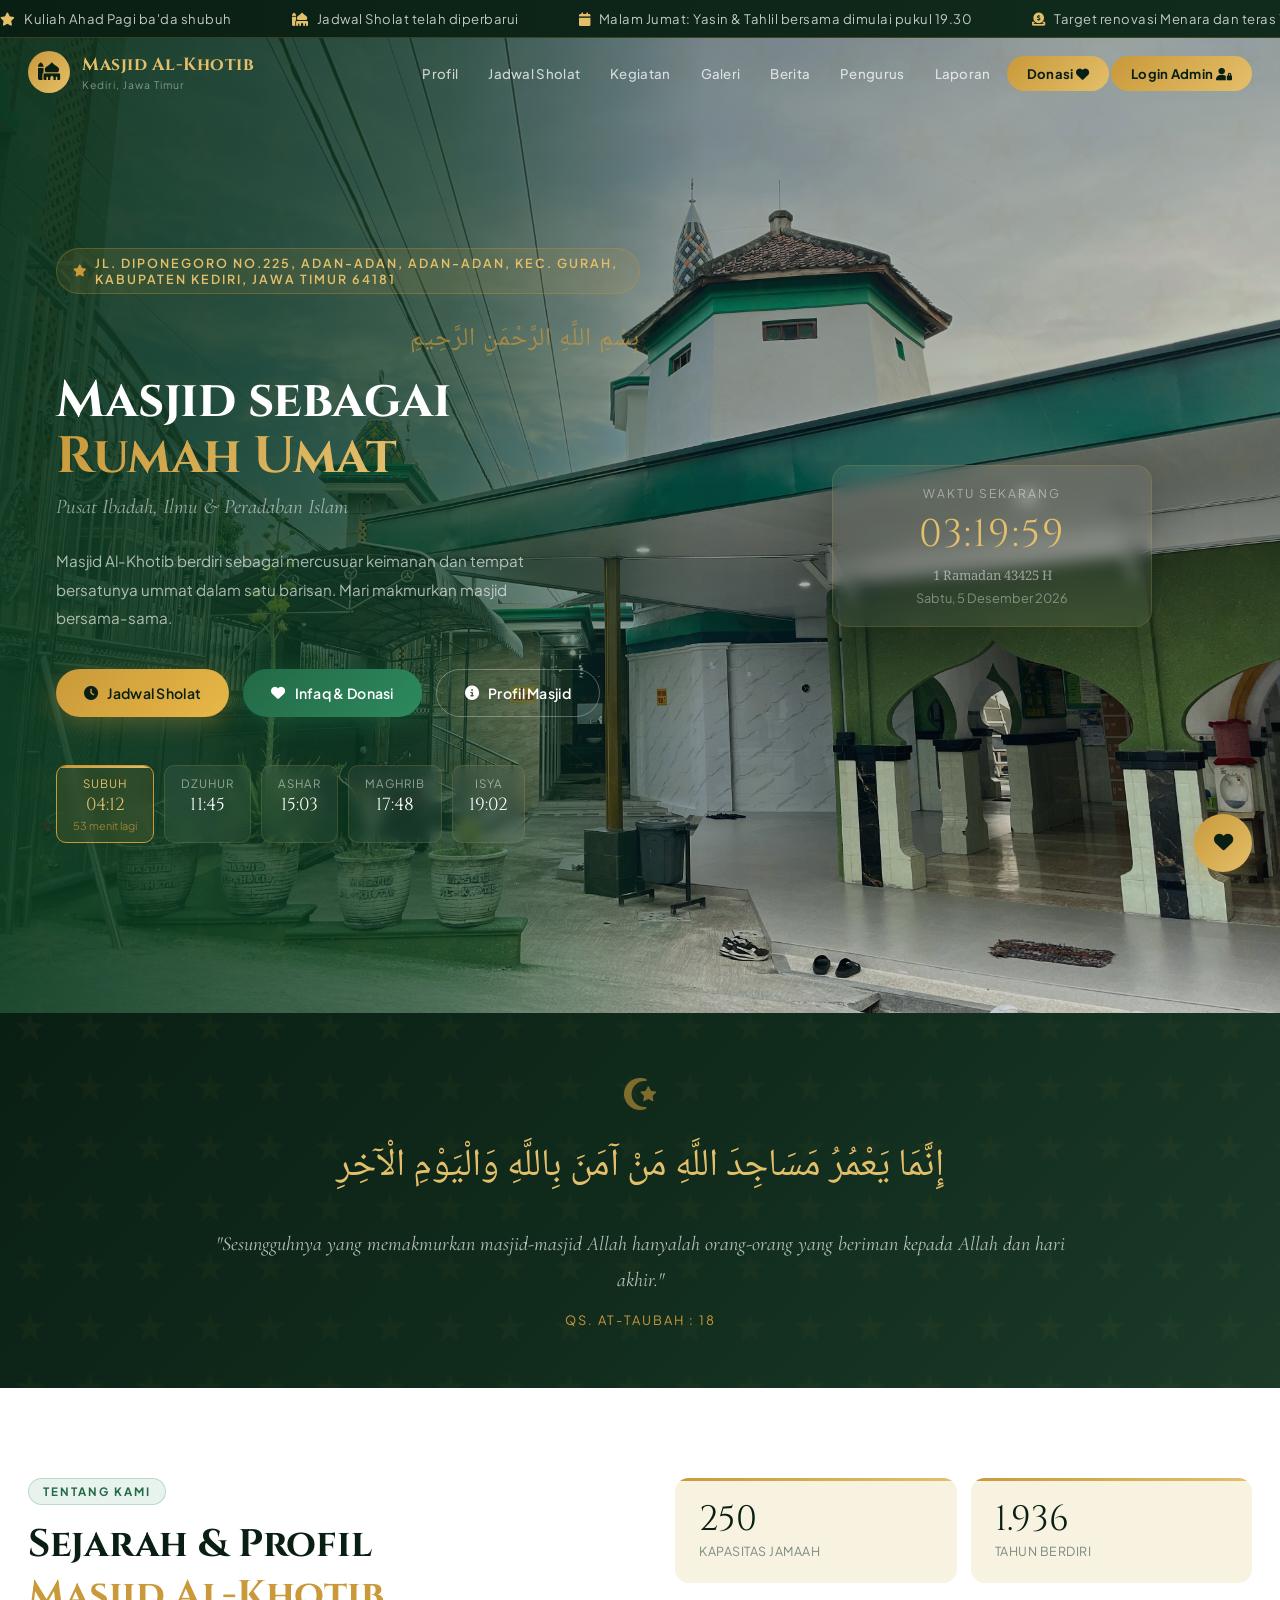
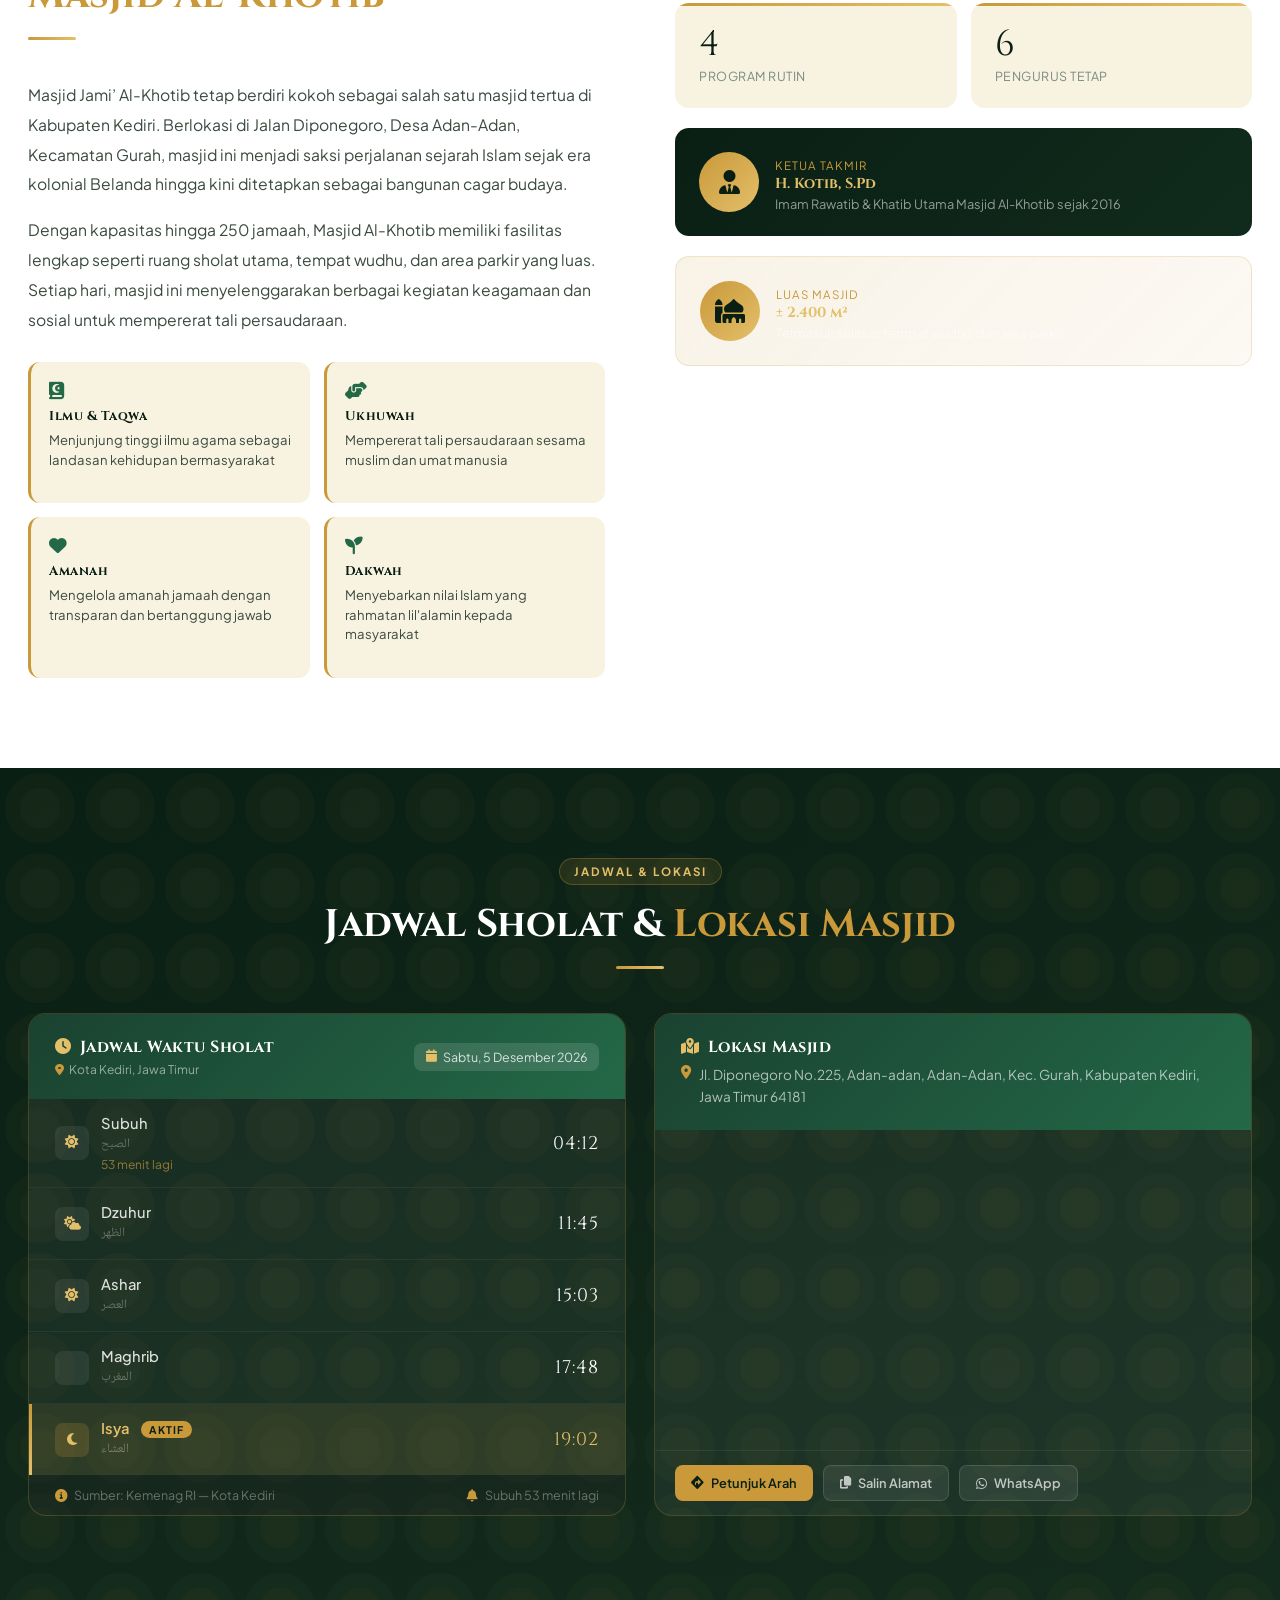
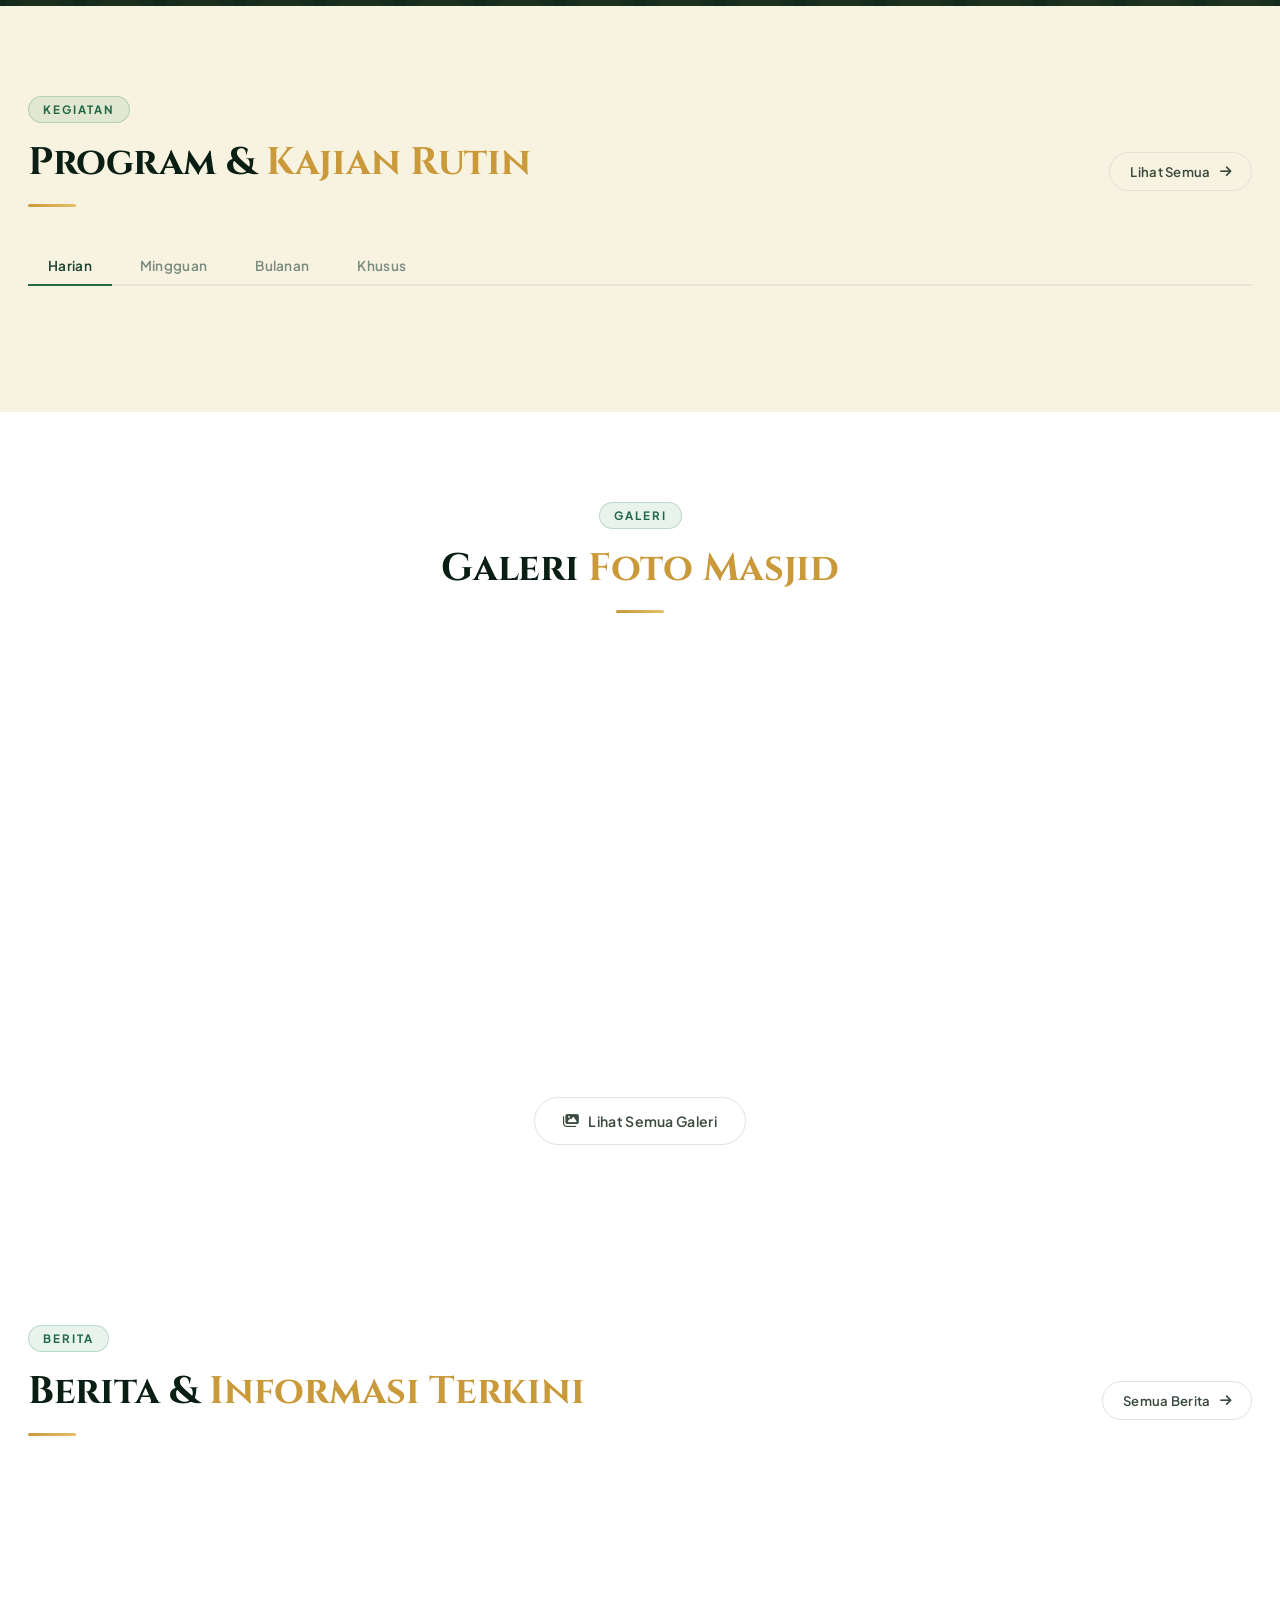
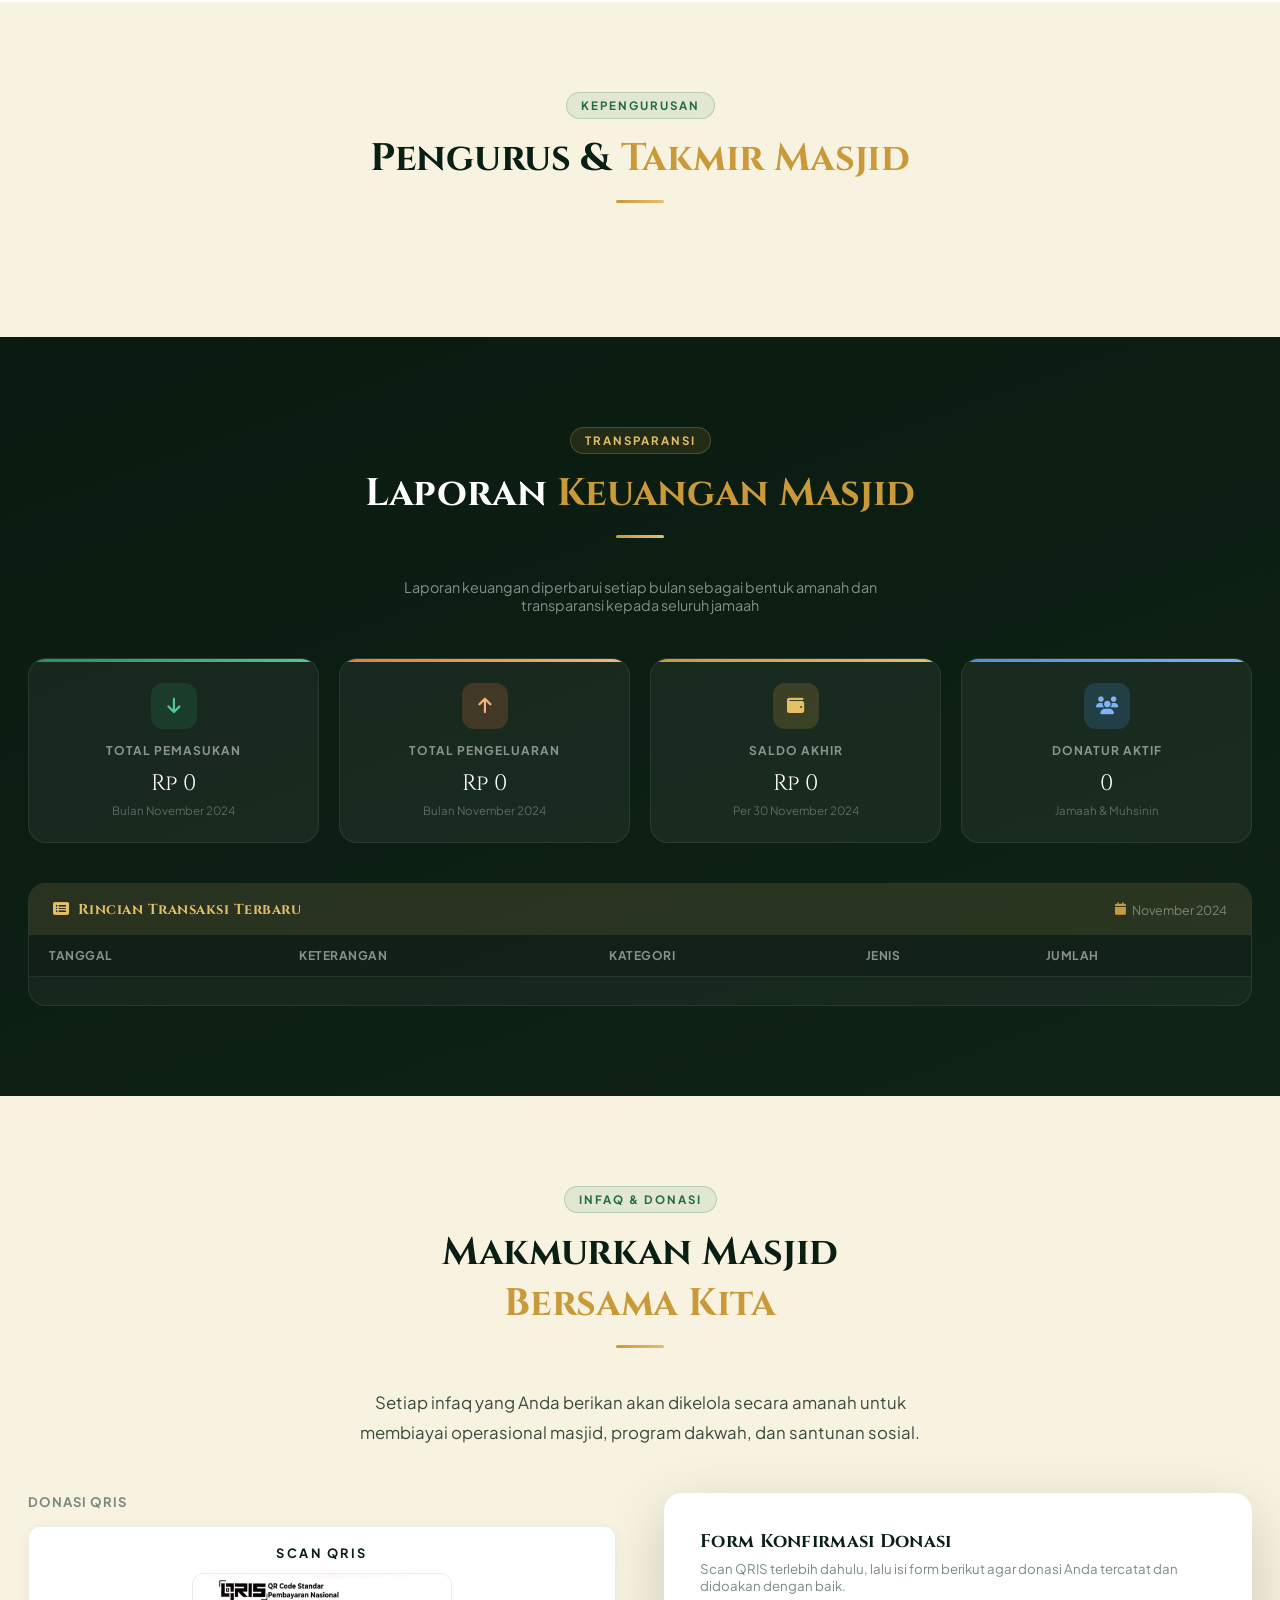
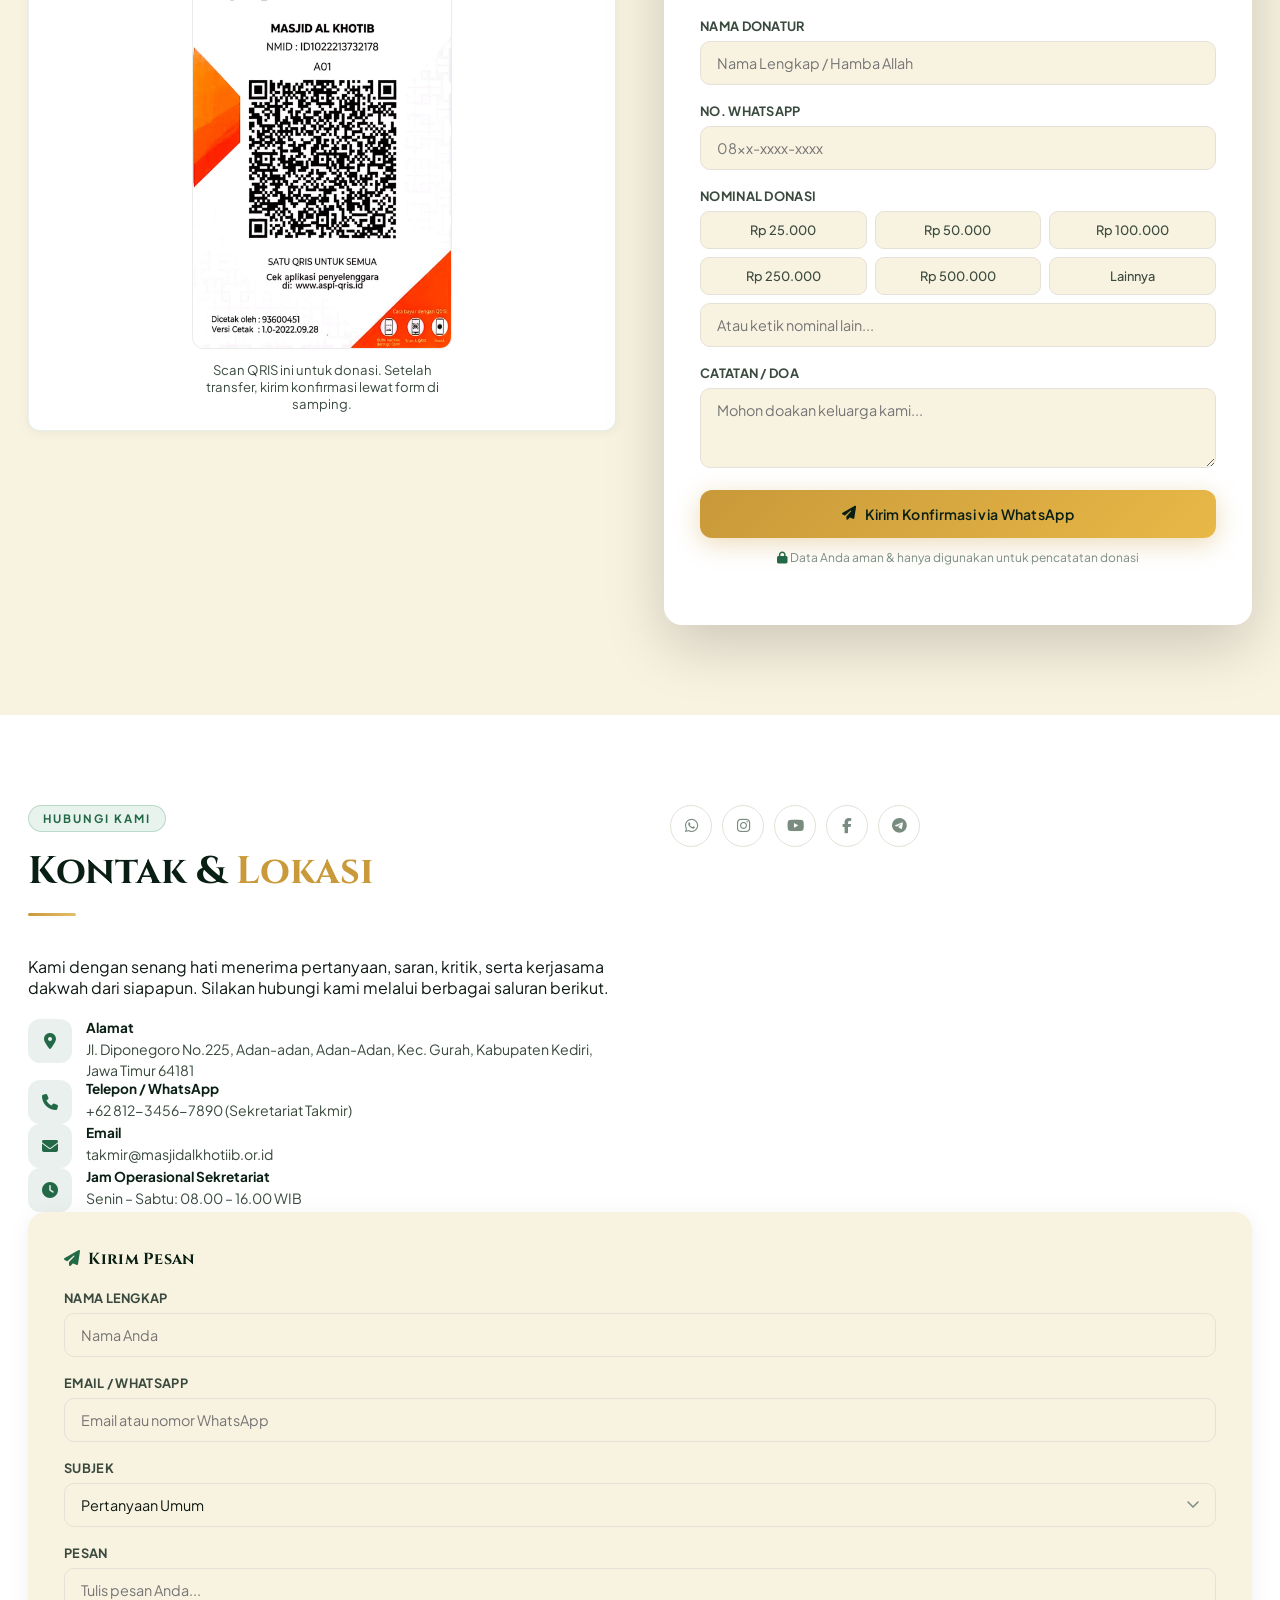
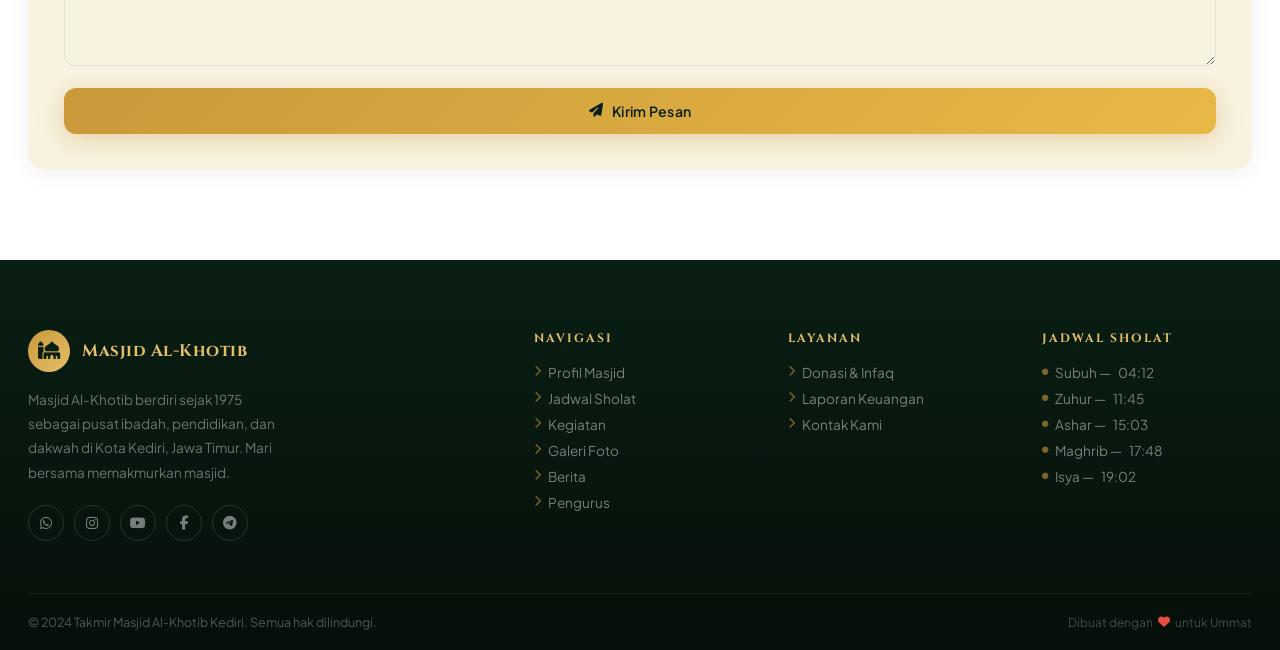
<file: index.html>
<!DOCTYPE html>
<html lang="id">
<head>
<meta charset="UTF-8">
<meta name="viewport" content="width=device-width, initial-scale=1.0">
<title>Masjid Al-Khotib Kediri — Pusat Ibadah & Dakwah</title>
<link href="https://cdnjs.cloudflare.com/ajax/libs/font-awesome/6.4.0/css/all.min.css" rel="stylesheet">
<link href="https://fonts.googleapis.com/css2?family=Cinzel:wght@400;600;700;900&family=Cormorant+Garamond:ital,wght@0,300;0,400;0,600;1,400&family=Noto+Naskh+Arabic:wght@400;600;700&family=Plus+Jakarta+Sans:wght@300;400;500;600&display=swap" rel="stylesheet">
<style>
/* ─── TOKENS ───────────────────────────────────────────────── */
:root {
  --g1: #0a1f14;  --g2: #102b1c;  --g3: #1a4230;
  --g4: #236947;  --g5: #2d8a5e;
  --gd: #1a3a2a;
  --au: #c9993a;  --al: #e4bf6a;  --ah: #f5d990;
  --cr: #f8f2e0;  --wh: #ffffff;
  --t1: #0f1a13;  --t2: #3a4a3e;  --t3: #7a8c80;
  --rs: 0 20px 60px rgba(0,0,0,.18);
  --rm: 0 8px 32px rgba(0,0,0,.12);
  --rx: 18px;
  --font-head: 'Cinzel', serif;
  --font-body: 'Plus Jakarta Sans', sans-serif;
  --font-arabic: 'Noto Naskh Arabic', serif;
  --font-serif: 'Cormorant Garamond', serif;
}
*{margin:0;padding:0;box-sizing:border-box}
html{scroll-behavior:smooth}
body{font-family:var(--font-body);background:var(--cr);color:var(--t1);overflow-x:hidden}

/* ─── SCROLLBAR ─────────────────────────────────────────────── */
::-webkit-scrollbar{width:6px}
::-webkit-scrollbar-track{background:var(--g1)}
::-webkit-scrollbar-thumb{background:var(--au);border-radius:3px}

/* ─── LOADER ─────────────────────────────────────────────────── */
#loader{
  position:fixed;inset:0;background:var(--g1);z-index:9999;
  display:flex;flex-direction:column;align-items:center;justify-content:center;gap:20px;
  transition:opacity .6s,visibility .6s;
}
#loader.hidden{opacity:0;visibility:hidden}
.loader-crescent{
  width:64px;height:64px;border:3px solid transparent;
  border-top-color:var(--au);border-right-color:var(--al);
  border-radius:50%;animation:spin 1s linear infinite;
}
@keyframes spin{to{transform:rotate(360deg)}}
.loader-text{font-family:var(--font-head);color:var(--al);font-size:.85rem;letter-spacing:4px;text-transform:uppercase}

/* ─── PROGRESS BAR ───────────────────────────────────────────── */
#progress-bar{
  position:fixed;top:0;left:0;height:2px;width:0;
  background:linear-gradient(90deg,var(--au),var(--al));z-index:2000;
  transition:width .1s;
}

/* ─── ANNOUNCEMENT TICKER ────────────────────────────────────── */
.ticker-wrap{
  background:linear-gradient(90deg,var(--g1),var(--g2));
  border-bottom:1px solid rgba(201,153,58,.25);
  overflow:hidden;padding:10px 0;
}
.ticker-inner{display:flex;align-items:center;gap:0;white-space:nowrap}
.ticker-label{
  background:var(--au);color:var(--g1);font-family:var(--font-head);
  font-size:.72rem;font-weight:700;letter-spacing:2px;padding:4px 16px;
  text-transform:uppercase;flex-shrink:0;margin-right:20px;
}
.ticker-track{
  display:inline-flex;gap:60px;animation:ticker 30s linear infinite;
}
.ticker-track span{color:rgba(255,255,255,.75);font-size:.82rem;letter-spacing:.5px}
.ticker-track span i{color:var(--al);margin-right:6px}
@keyframes ticker{0%{transform:translateX(0)}100%{transform:translateX(-50%)}}

/* ─── NAVBAR ─────────────────────────────────────────────────── */
.header{
  position:fixed;top:36px;left:0;right:0;z-index:1000;
  transition:top .3s,background .3s;
}
.header.scrolled{
  top:0;
  background:rgba(10,31,20,.96);
  backdrop-filter:blur(16px);
  box-shadow:0 2px 30px rgba(0,0,0,.4);
}
.nav-container{
  max-width:1280px;margin:0 auto;padding:0 28px;
  display:flex;align-items:center;justify-content:space-between;height:72px;
}
.logo{
  display:flex;align-items:center;gap:12px;
  color:var(--al);font-family:var(--font-head);
  font-size:1.1rem;font-weight:700;text-decoration:none;letter-spacing:.5px;
}
.logo-icon{
  width:42px;height:42px;border-radius:50%;
  background:linear-gradient(135deg,var(--au),var(--al));
  display:flex;align-items:center;justify-content:center;
  font-size:1.1rem;color:var(--g1);flex-shrink:0;
}
.logo-sub{font-size:.65rem;color:rgba(255,255,255,.45);font-family:var(--font-body);font-weight:400;letter-spacing:1px;display:block;margin-top:1px}
.nav-menu{display:flex;list-style:none;gap:2px;align-items:center}
.nav-link{
  color:rgba(255,255,255,.75);text-decoration:none;
  padding:9px 14px;border-radius:8px;font-size:.83rem;
  font-weight:500;transition:all .2s;white-space:nowrap;letter-spacing:.3px;
}
.nav-link:hover,.nav-link.active{color:var(--al);background:rgba(201,153,58,.12)}
.nav-btn{
  background:linear-gradient(135deg,var(--au),var(--al));
  color:var(--g1)!important;font-weight:700!important;border-radius:50px;
  padding:9px 20px!important;font-size:.82rem!important;
}
.nav-btn:hover{transform:translateY(-1px);box-shadow:0 4px 16px rgba(201,153,58,.4);background:linear-gradient(135deg,var(--au),var(--al))!important}
.hamburger{display:none;flex-direction:column;gap:5px;cursor:pointer;padding:8px}
.hamburger span{width:26px;height:2px;background:var(--al);border-radius:2px;transition:all .3s}
.hamburger.active span:nth-child(1){transform:rotate(45deg) translate(5px,5px)}
.hamburger.active span:nth-child(2){opacity:0}
.hamburger.active span:nth-child(3){transform:rotate(-45deg) translate(5px,-5px)}
@media(max-width:1020px){
  .hamburger{display:flex}
  .nav-menu{
    position:fixed;top:0;left:0;right:0;bottom:0;
    background:rgba(10,31,20,.98);backdrop-filter:blur(20px);
    flex-direction:column;padding:100px 40px 40px;
    gap:6px;transform:translateX(100%);transition:transform .4s cubic-bezier(.4,0,.2,1);
    align-items:flex-start;overflow-y:auto;
  }
  .nav-menu.open{transform:translateX(0)}
  .nav-menu li{width:100%}
  .nav-link{display:block;padding:14px 16px;font-size:1.05rem}
  .header{top:0}
  .header.scrolled{top:0}
}

/* ─── HERO ───────────────────────────────────────────────────── */
.hero{
  min-height:100vh;position:relative;overflow:hidden;
  display:flex;align-items:center;
  background-image:url('Foto Masjid11.jpeg');
  background-size:cover;
  background-position:center;
  background-repeat:no-repeat;
}
.hero::before{
  content:'';position:absolute;inset:0;
  background:linear-gradient(90deg,rgba(10,81,42,.85) 0%,rgba(10,81,42,.55) 35%,rgba(10,81,42,0) 55%);
  pointer-events:none;
}
/* Animated geometric background */
.hero-geo{position:absolute;inset:0;overflow:hidden}
.geo-ring{
  position:absolute;border:1px solid rgba(201,153,58,.12);border-radius:50%;
  animation:pulse-ring 6s ease-in-out infinite;
}
.geo-ring:nth-child(1){width:600px;height:600px;top:50%;left:60%;transform:translate(-50%,-50%)}
.geo-ring:nth-child(2){width:800px;height:800px;top:50%;left:60%;transform:translate(-50%,-50%);animation-delay:1s;border-color:rgba(201,153,58,.07)}
.geo-ring:nth-child(3){width:1000px;height:1000px;top:50%;left:60%;transform:translate(-50%,-50%);animation-delay:2s;border-color:rgba(201,153,58,.04)}
@keyframes pulse-ring{0%,100%{transform:translate(-50%,-50%) scale(1)}50%{transform:translate(-50%,-50%) scale(1.03)}}

/* Islamic pattern overlay */
.hero-pattern{
  position:absolute;inset:0;opacity:.04;
  background-image:url("data:image/svg+xml,%3Csvg width='80' height='80' viewBox='0 0 80 80' xmlns='http://www.w3.org/2000/svg'%3E%3Cg fill='%23c9993a' fill-rule='evenodd'%3E%3Cpath d='M40 0l5.7 17.7H64L49.2 28.6l5.7 17.7L40 35.4 25.1 46.3l5.7-17.7L16 17.7h18.3z'/%3E%3C/g%3E%3C/svg%3E");
}
.hero-gradient{
  position:absolute;inset:0;
  background:linear-gradient(135deg,rgba(10,31,20,.6) 0%,rgba(10,31,20,.1) 100%);
}
.hero-inner{
  position:relative;z-index:2;max-width:1280px;margin:0 auto;
  width:100%;padding:120px 28px 80px;
  display:grid;grid-template-columns:50% 50%;gap:60px;align-items:center;
}
.hero-eyebrow{
  display:inline-flex;align-items:center;gap:8px;
  background:rgba(201,153,58,.12);border:1px solid rgba(201,153,58,.3);
  border-radius:50px;padding:6px 16px;margin-bottom:24px;
}
.hero-eyebrow span{color:var(--al);font-size:.78rem;font-weight:600;letter-spacing:2px;text-transform:uppercase}
.hero-eyebrow i{color:var(--au);font-size:.75rem}
.hero-arabic{
  font-family:var(--font-arabic);font-size:clamp(1.2rem,2.5vw,1.6rem);
  color:rgba(201,153,58,.7);margin-bottom:12px;direction:rtl;
  letter-spacing:1px;
}
.hero-title{
  font-family:var(--font-head);font-size:clamp(2.2rem,4vw,3.8rem);
  color:var(--wh);line-height:1.1;margin-bottom:8px;letter-spacing:-.5px;
}
.hero-title .accent{
  display:block;color:transparent;
  background:linear-gradient(135deg,var(--au),var(--ah));
  -webkit-background-clip:text;-webkit-text-fill-color:transparent;background-clip:text;
}
.hero-tagline{
  font-family:var(--font-serif);font-size:clamp(1rem,2vw,1.3rem);font-style:italic;
  color:rgba(255,255,255,.55);margin-bottom:28px;
}
.hero-desc{font-size:.95rem;color:rgba(255,255,255,.65);line-height:1.9;margin-bottom:36px;max-width:520px}
.hero-btns{display:flex;gap:14px;flex-wrap:wrap;margin-bottom:48px}
.btn{
  display:inline-flex;align-items:center;gap:9px;padding:14px 28px;
  border-radius:50px;font-family:var(--font-body);font-size:.88rem;font-weight:600;
  text-decoration:none;cursor:pointer;border:none;transition:all .25s;letter-spacing:.3px;
}
.btn-gold{
  background:linear-gradient(135deg,var(--au),#e8b847);
  color:var(--g1);box-shadow:0 6px 24px rgba(201,153,58,.35);
}
.btn-gold:hover{transform:translateY(-2px);box-shadow:0 10px 32px rgba(201,153,58,.5)}
.btn-outline{
  background:transparent;color:var(--wh);
  border:1.5px solid rgba(255,255,255,.3);
}
.btn-outline:hover{border-color:var(--al);color:var(--al);background:rgba(201,153,58,.08)}
.btn-green{
  background:linear-gradient(135deg,var(--g4),var(--g5));
  color:var(--wh);box-shadow:0 6px 24px rgba(45,138,94,.3);
}
.btn-green:hover{transform:translateY(-2px);box-shadow:0 10px 32px rgba(45,138,94,.45)}

/* Hero prayer strip */
.hero-prayer-strip{
  display:flex;gap:10px;flex-wrap:wrap;
}
.prayer-chip{
  background:rgba(255,255,255,.06);border:1px solid rgba(201,153,58,.2);
  border-radius:10px;padding:10px 16px;text-align:center;
  backdrop-filter:blur(6px);transition:all .2s;cursor:default;
  position:relative;overflow:hidden;
}
.prayer-chip.next-prayer{
  border-color:var(--au);background:rgba(201,153,58,.12);
}
.prayer-chip.next-prayer::before{
  content:'';position:absolute;top:0;left:0;right:0;height:2px;
  background:linear-gradient(90deg,var(--au),var(--al));
}
.prayer-name{font-size:.72rem;color:rgba(255,255,255,.5);text-transform:uppercase;letter-spacing:1px;display:block}
.prayer-time{font-family:var(--font-head);font-size:1.1rem;color:var(--wh);display:block;margin-top:2px}
.prayer-chip.next-prayer .prayer-name{color:var(--al)}
.prayer-chip.next-prayer .prayer-time{color:var(--al)}
.prayer-countdown{font-size:.68rem;color:rgba(201,153,58,.7);display:block;margin-top:2px}

/* Hero visual */
.hero-visual{display:flex;justify-content:center;align-items:center;min-height:520px;position:relative}

.live-clock-card{
  width:100%;max-width:340px;
  background:rgba(255,255,255,.18);border:1px solid rgba(255,255,255,.24);
  border-radius:20px;padding:22px 28px;backdrop-filter:blur(16px);
  text-align:center;color:var(--wh);
  box-shadow:0 24px 80px rgba(0,0,0,.25);
}
.live-clock-card .date-label{font-size:.75rem;color:rgba(255,255,255,.75);letter-spacing:2px;text-transform:uppercase;margin-bottom:8px}
.live-clock-card .time-display{font-family:var(--font-head);font-size:2.6rem;color:var(--al);letter-spacing:2px}
.live-clock-card .hijri-date{font-size:.82rem;color:rgba(255,255,255,.75);margin-top:6px;font-family:var(--font-arabic)}
.live-clock-card .gregorian-date{font-size:.8rem;color:rgba(255,255,255,.65);margin-top:2px}

@media(max-width:1100px){
  .hero-inner{grid-template-columns:1fr}
  .hero-visual{height:520px;min-height:420px}
  .live-clock-card{width:calc(100% - 32px);max-width:280px;bottom:18px}
}

@media(max-width:900px){
  .hero-inner{grid-template-columns:1fr;gap:40px}
  .hero-visual{display:none}
}

/* Live clock card */
.live-clock-card{
  background:rgba(255,255,255,.06);border:1px solid rgba(201,153,58,.2);
  border-radius:16px;padding:20px 28px;backdrop-filter:blur(8px);
  text-align:center;width:100%;max-width:320px;
}
.live-clock-card .date-label{font-size:.75rem;color:rgba(255,255,255,.45);letter-spacing:2px;text-transform:uppercase;margin-bottom:8px}
.live-clock-card .time-display{font-family:var(--font-head);font-size:2.4rem;color:var(--al);letter-spacing:2px}
.live-clock-card .hijri-date{font-size:.82rem;color:rgba(255,255,255,.5);margin-top:6px;font-family:var(--font-arabic)}
.live-clock-card .gregorian-date{font-size:.8rem;color:rgba(255,255,255,.4);margin-top:2px}

@media(max-width:900px){
  .hero-inner{grid-template-columns:1fr;gap:40px}
  .hero-visual{display:none}
}

/* ─── SECTION BASE ───────────────────────────────────────────── */
section{padding:90px 28px}
.container{max-width:1280px;margin:0 auto}
.section-badge{
  display:inline-flex;align-items:center;gap:6px;
  background:rgba(45,138,94,.1);border:1px solid rgba(45,138,94,.25);
  border-radius:50px;padding:5px 14px;margin-bottom:14px;
}
.section-badge span{font-size:.72rem;font-weight:700;letter-spacing:2px;text-transform:uppercase;color:var(--g4)}
.section-title{
  font-family:var(--font-head);font-size:clamp(1.7rem,3vw,2.5rem);
  color:var(--g1);margin-bottom:16px;letter-spacing:-.3px;
}
.section-title.light{color:var(--wh)}
.section-title .gold{color:var(--au)}
.section-lead{font-size:1.05rem;color:var(--t2);line-height:1.8;max-width:600px}
.section-divider{
  width:48px;height:3px;background:linear-gradient(90deg,var(--au),var(--al));
  border-radius:2px;margin:16px 0 40px;
}
.section-divider.center{margin:16px auto 40px}
.text-center{text-align:center}

/* Scroll reveal */
.reveal{opacity:0;transform:translateY(30px);transition:opacity .7s ease,transform .7s ease}
.reveal.visible{opacity:1;transform:translateY(0)}
.reveal-left{opacity:0;transform:translateX(-30px);transition:opacity .7s ease,transform .7s ease}
.reveal-left.visible{opacity:1;transform:translateX(0)}
.reveal-right{opacity:0;transform:translateX(30px);transition:opacity .7s ease,transform .7s ease}
.reveal-right.visible{opacity:1;transform:translateX(0)}

/* ─── QURAN VERSE BANNER ─────────────────────────────────────── */
.verse-banner{
  background:linear-gradient(135deg,var(--g1) 0%,var(--g2) 50%,#1b3a28 100%);
  padding:60px 28px;position:relative;overflow:hidden;
}
.verse-banner::before{
  content:'';position:absolute;inset:0;
  background:url("data:image/svg+xml,%3Csvg width='60' height='60' viewBox='0 0 60 60' xmlns='http://www.w3.org/2000/svg'%3E%3Cg fill='%23c9993a' fill-opacity='0.04'%3E%3Cpath d='M30 0l3.4 10.6H44L35.3 17.2l3.4 10.6L30 21.2l-8.7 6.6 3.4-10.6L16 10.6h10.6z'/%3E%3C/g%3E%3C/svg%3E");
}
.verse-inner{max-width:860px;margin:0 auto;text-align:center;position:relative;z-index:1}
.verse-deco{color:var(--au);font-size:2rem;margin-bottom:16px;opacity:.6}
.verse-arabic{
  font-family:var(--font-arabic);font-size:clamp(1.6rem,3.5vw,2.4rem);
  color:var(--al);direction:rtl;line-height:2;margin-bottom:20px;
}
.verse-translation{
  font-family:var(--font-serif);font-style:italic;
  font-size:clamp(1rem,2vw,1.25rem);color:rgba(255,255,255,.7);
  line-height:1.8;margin-bottom:14px;
}
.verse-source{font-size:.8rem;color:var(--au);letter-spacing:2px;text-transform:uppercase}

/* ─── PROFIL ─────────────────────────────────────────────────── */
.profil{background:var(--wh)}
.profil-layout{display:grid;grid-template-columns:1fr 1fr;gap:70px;align-items:start}
.profil-text p{font-size:.98rem;line-height:1.9;color:var(--t2);margin-bottom:16px}
.profil-values{display:grid;grid-template-columns:1fr 1fr;gap:14px;margin-top:28px}
.value-card{
  background:var(--cr);border-radius:12px;padding:18px;
  border-left:3px solid var(--au);
}
.value-card i{color:var(--g4);font-size:1.1rem;margin-bottom:8px}
.value-card h4{font-family:var(--font-head);font-size:.8rem;color:var(--g1);letter-spacing:.5px;margin-bottom:5px}
.value-card p{font-size:.82rem;color:var(--t2);line-height:1.5}
.profil-stats{display:flex;flex-direction:column;gap:20px}
.stat-row{
  display:grid;grid-template-columns:1fr 1fr;gap:14px;
}
.stat-card{
  background:var(--cr);border-radius:14px;padding:24px;
  position:relative;overflow:hidden;
}
.stat-card::before{
  content:'';position:absolute;top:0;left:0;right:0;height:3px;
  background:linear-gradient(90deg,var(--au),var(--al));
}
.stat-num{
  font-family:var(--font-head);font-size:2.2rem;
  color:var(--g1);display:block;line-height:1;
}
.stat-lbl{font-size:.78rem;color:var(--t3);margin-top:6px;display:block;text-transform:uppercase;letter-spacing:.5px}
.imam-card{
  background:linear-gradient(135deg,var(--g1),var(--g2));
  border-radius:14px;padding:24px;display:flex;align-items:center;gap:16px;
}
.imam-avatar{
  width:60px;height:60px;border-radius:50%;
  background:linear-gradient(135deg,var(--au),var(--al));
  display:flex;align-items:center;justify-content:center;
  font-size:1.5rem;color:var(--g1);flex-shrink:0;
}
.imam-info h4{font-family:var(--font-head);color:var(--al);font-size:.9rem;margin-bottom:3px}
.imam-info p{font-size:.8rem;color:rgba(255,255,255,.55)}
.imam-info span{font-size:.72rem;color:var(--au);letter-spacing:1px;text-transform:uppercase}
@media(max-width:860px){
  .profil-layout{grid-template-columns:1fr;gap:40px}
  .profil-values,.stat-row{grid-template-columns:1fr 1fr}
}
@media(max-width:480px){
  .profil-values{grid-template-columns:1fr}
  .stat-row{grid-template-columns:1fr 1fr}
}

/* ─── JADWAL & LOKASI ────────────────────────────────────────── */
.jadwal-section{
  background:linear-gradient(160deg,var(--g1) 0%,#132b1d 100%);
  position:relative;overflow:hidden;
}
.jadwal-section::before{
  content:'';position:absolute;inset:0;
  background:url("data:image/svg+xml,%3Csvg width='80' height='80' viewBox='0 0 80 80' xmlns='http://www.w3.org/2000/svg'%3E%3Cg fill='%23c9993a' fill-opacity='0.03'%3E%3Ccircle cx='40' cy='40' r='20'/%3E%3Ccircle cx='40' cy='40' r='35'/%3E%3C/g%3E%3C/svg%3E");
}
.jadwal-grid{
  position:relative;z-index:1;
  display:grid;grid-template-columns:1fr 1fr;gap:28px;
}
@media(max-width:860px){.jadwal-grid{grid-template-columns:1fr}}

/* Prayer schedule card */
.sholat-card{
  background:rgba(255,255,255,.05);border:1px solid rgba(201,153,58,.2);
  border-radius:var(--rx);overflow:hidden;
}
.sholat-card-header{
  background:linear-gradient(135deg,var(--g3),var(--g4));
  padding:22px 26px;display:flex;justify-content:space-between;align-items:center;
}
.sholat-card-header h3{font-family:var(--font-head);color:var(--wh);font-size:1rem;letter-spacing:.5px}
.sholat-date-badge{
  background:rgba(255,255,255,.12);border-radius:8px;padding:6px 12px;
  font-size:.78rem;color:rgba(255,255,255,.8);display:flex;align-items:center;gap:6px;
}
.sholat-date-badge i{color:var(--al)}
.sholat-row{
  display:flex;justify-content:space-between;align-items:center;
  padding:15px 26px;border-bottom:1px solid rgba(255,255,255,.05);
  transition:background .2s;position:relative;
}
.sholat-row:last-child{border-bottom:none}
.sholat-row:hover{background:rgba(201,153,58,.06)}
.sholat-row.active{
  background:rgba(201,153,58,.1);
}
.sholat-row.active::before{
  content:'';position:absolute;left:0;top:0;bottom:0;width:3px;
  background:linear-gradient(180deg,var(--au),var(--al));
}
.sholat-row-left{display:flex;align-items:center;gap:12px}
.sholat-icon{
  width:34px;height:34px;border-radius:8px;
  background:rgba(255,255,255,.07);
  display:flex;align-items:center;justify-content:center;
  font-size:.85rem;color:var(--al);
}
.sholat-row.active .sholat-icon{background:rgba(201,153,58,.2)}
.sholat-row-name{color:rgba(255,255,255,.85);font-size:.92rem;font-weight:500}
.sholat-row.active .sholat-row-name{color:var(--al);font-weight:600}
.sholat-row-arabic{font-family:var(--font-arabic);color:rgba(255,255,255,.3);font-size:.8rem;display:block;margin-top:1px}
.sholat-time{font-family:var(--font-head);color:var(--wh);font-size:1.15rem;letter-spacing:1px}
.sholat-row.active .sholat-time{color:var(--al)}
.active-badge{
  background:var(--au);color:var(--g1);font-size:.66rem;font-weight:700;
  letter-spacing:1px;padding:2px 8px;border-radius:20px;text-transform:uppercase;
  margin-left:8px;animation:badge-pulse 2s ease-in-out infinite;
}
@keyframes badge-pulse{0%,100%{opacity:1}50%{opacity:.7}}
.next-countdown{
  font-size:.75rem;color:rgba(201,153,58,.7);margin-top:2px;display:block;
}
.sholat-footer{
  background:rgba(0,0,0,.2);padding:12px 26px;
  display:flex;justify-content:space-between;align-items:center;
  font-size:.78rem;color:rgba(255,255,255,.35);
}
.sholat-footer span i{color:var(--au);margin-right:5px}

/* Maps card */
.maps-card-new{
  background:rgba(255,255,255,.05);border:1px solid rgba(201,153,58,.2);
  border-radius:var(--rx);overflow:hidden;display:flex;flex-direction:column;
}
.maps-card-header-new{
  background:linear-gradient(135deg,var(--g3),var(--g4));
  padding:22px 26px;
}
.maps-card-header-new h3{font-family:var(--font-head);color:var(--wh);font-size:1rem;letter-spacing:.5px;margin-bottom:6px}
.maps-addr{font-size:.85rem;color:rgba(255,255,255,.65);display:flex;align-items:flex-start;gap:8px;line-height:1.6}
.maps-addr i{color:var(--au);margin-top:2px;flex-shrink:0}
.maps-card-new iframe{flex:1;width:100%;height:280px;border:none;display:block;filter:brightness(.9) contrast(1.05)}
.maps-actions{
  padding:14px 20px;display:flex;gap:10px;flex-wrap:wrap;
  border-top:1px solid rgba(255,255,255,.07);
}
.map-btn{
  display:inline-flex;align-items:center;gap:7px;
  padding:9px 16px;border-radius:8px;font-size:.8rem;font-weight:600;
  text-decoration:none;transition:all .2s;cursor:pointer;border:none;font-family:var(--font-body);
}
.map-btn-primary{background:var(--au);color:var(--g1)}
.map-btn-primary:hover{background:var(--al)}
.map-btn-secondary{background:rgba(255,255,255,.08);color:rgba(255,255,255,.7);border:1px solid rgba(255,255,255,.12)}
.map-btn-secondary:hover{background:rgba(255,255,255,.13)}

/* ─── KEGIATAN / KAJIAN ──────────────────────────────────────── */
.kegiatan{background:var(--cr)}
.kegiatan-tabs{
  display:flex;gap:8px;margin-bottom:36px;border-bottom:2px solid #e8e4d8;
  flex-wrap:wrap;
}
.ktab{
  padding:10px 20px;font-size:.85rem;font-weight:600;color:var(--t3);
  cursor:pointer;border-bottom:2px solid transparent;margin-bottom:-2px;
  transition:all .2s;letter-spacing:.3px;
}
.ktab.active,.ktab:hover{color:var(--g3);border-bottom-color:var(--g4)}
.kegiatan-panel{display:none}
.kegiatan-panel.active{display:block}
.kegiatan-grid{display:grid;grid-template-columns:repeat(auto-fit,minmax(280px,1fr));gap:24px}
.kegiatan-card{
  background:var(--wh);border-radius:var(--rx);overflow:hidden;
  box-shadow:0 4px 20px rgba(0,0,0,.07);transition:transform .3s,box-shadow .3s;
}
.kegiatan-card:hover{transform:translateY(-6px);box-shadow:0 12px 36px rgba(0,0,0,.12)}
.kcard-thumb{width:100%;height:180px;overflow:hidden}
.kcard-thumb img{width:100%;height:100%;object-fit:cover;display:block}
.kcard-top{
  padding:24px 24px 0;display:flex;justify-content:space-between;align-items:flex-start;
}
.kcard-icon{
  width:52px;height:52px;border-radius:14px;
  display:flex;align-items:center;justify-content:center;font-size:1.3rem;
}
.kcard-icon.green{background:rgba(45,138,94,.12);color:var(--g4)}
.kcard-icon.gold{background:rgba(201,153,58,.12);color:var(--au)}
.kcard-icon.blue{background:rgba(59,130,246,.1);color:#3b82f6}
.kcard-icon.purple{background:rgba(139,92,246,.1);color:#8b5cf6}
.kcard-badge{
  padding:4px 10px;border-radius:20px;font-size:.72rem;font-weight:700;
}
.badge-harian{background:rgba(45,138,94,.12);color:var(--g4)}
.badge-mingguan{background:rgba(201,153,58,.12);color:#8a6820}
.badge-bulanan{background:rgba(59,130,246,.1);color:#3b82f6}
.kcard-body{padding:16px 24px 20px}
.kcard-body h3{font-family:var(--font-head);font-size:.95rem;color:var(--g1);margin-bottom:8px;line-height:1.4;letter-spacing:.3px}
.kcard-body p{font-size:.85rem;color:var(--t2);line-height:1.65;margin-bottom:14px}
.kcard-meta{display:flex;flex-direction:column;gap:5px}
.kcard-meta span{font-size:.8rem;color:var(--t3);display:flex;align-items:center;gap:7px}
.kcard-meta span i{color:var(--g5);width:14px;text-align:center}
.kcard-footer{
  padding:14px 24px;border-top:1px solid #f0ece2;
  display:flex;justify-content:space-between;align-items:center;
}
.kcard-ustadz{font-size:.8rem;color:var(--t2);display:flex;align-items:center;gap:7px}
.kcard-ustadz i{color:var(--au)}
.kcard-link{font-size:.8rem;color:var(--g4);font-weight:600;text-decoration:none;display:flex;align-items:center;gap:5px}
.kcard-link:hover{color:var(--g1)}

/* ─── GALERI ─────────────────────────────────────────────────── */
.galeri{background:var(--wh)}
.galeri-grid-new{
  display:grid;
  grid-template-columns:repeat(12,1fr);
  grid-template-rows:200px 200px;
  gap:12px;
}
.gi{position:relative;border-radius:14px;overflow:hidden;cursor:pointer;background:var(--g2)}
.gi:nth-child(1){grid-column:span 5;grid-row:span 2}
.gi:nth-child(2){grid-column:span 4;grid-row:span 1}
.gi:nth-child(3){grid-column:span 3;grid-row:span 1}
.gi:nth-child(4){grid-column:span 3;grid-row:span 1}
.gi:nth-child(5){grid-column:span 4;grid-row:span 1}
.gi-inner{width:100%;height:100%;transition:transform .5s}
.gi-inner img{width:100%;height:100%;object-fit:cover;display:block}
.gi:hover .gi-inner{transform:scale(1.08)}
.gi-overlay{
  position:absolute;inset:0;
  background:linear-gradient(to top,rgba(10,31,20,.9) 0%,transparent 50%);
  display:flex;flex-direction:column;justify-content:flex-end;padding:16px;
  opacity:0;transition:opacity .35s;
}
.gi:hover .gi-overlay{opacity:1}
.gi-overlay h4{font-family:var(--font-head);color:var(--al);font-size:.85rem;letter-spacing:.5px;margin-bottom:3px}
.gi-overlay span{font-size:.75rem;color:rgba(255,255,255,.6);display:flex;align-items:center;gap:5px}
.gi-overlay span i{color:var(--au)}
.gi-view-btn{
  position:absolute;top:12px;right:12px;
  background:rgba(0,0,0,.5);color:var(--wh);
  width:34px;height:34px;border-radius:50%;
  display:flex;align-items:center;justify-content:center;
  font-size:.85rem;opacity:0;transition:opacity .3s;
}
.gi:hover .gi-view-btn{opacity:1}
@media(max-width:768px){
  .galeri-grid-new{
    grid-template-columns:1fr 1fr;
    grid-template-rows:auto;
  }
  .gi{grid-column:span 1!important;grid-row:span 1!important;height:140px}
  .gi:nth-child(1){grid-column:span 2!important}
}

/* Lightbox */
#lightbox{
  position:fixed;inset:0;background:rgba(0,0,0,.92);z-index:9000;
  display:none;align-items:center;justify-content:center;
}
#lightbox.active{display:flex}
#lightbox-img{max-width:90vw;max-height:85vh;border-radius:12px;box-shadow:0 20px 60px rgba(0,0,0,.5)}
#lightbox-close{
  position:absolute;top:24px;right:28px;color:var(--wh);
  font-size:1.8rem;cursor:pointer;width:44px;height:44px;
  border-radius:50%;background:rgba(255,255,255,.1);
  display:flex;align-items:center;justify-content:center;transition:background .2s;
}
#lightbox-close:hover{background:rgba(255,255,255,.2)}

/* ─── DONASI ─────────────────────────────────────────────────── */
.donasi{background:var(--cr)}
.donasi-layout{display:grid;grid-template-columns:1fr 1fr;gap:48px;align-items:start}
.donasi-info h3{font-family:var(--font-head);font-size:1.4rem;color:var(--g1);margin-bottom:18px;letter-spacing:.3px}
.donasi-info p{font-size:.93rem;color:var(--t2);line-height:1.85;margin-bottom:22px}
.donasi-program{display:flex;flex-direction:column;gap:14px;margin-bottom:28px}
.program-item{
  background:var(--wh);border-radius:12px;padding:16px 20px;
  display:flex;gap:14px;align-items:center;box-shadow:0 2px 12px rgba(0,0,0,.05);
}
.program-icon{
  width:42px;height:42px;border-radius:10px;
  background:linear-gradient(135deg,var(--g3),var(--g4));
  display:flex;align-items:center;justify-content:center;
  color:var(--wh);font-size:1rem;flex-shrink:0;
}
.program-info h4{font-size:.9rem;font-weight:600;color:var(--g1);margin-bottom:2px}
.program-info p{font-size:.78rem;color:var(--t3);margin:0}
.program-progress{height:4px;background:#e8e4d8;border-radius:2px;margin-top:8px;overflow:hidden}
.program-bar{height:100%;background:linear-gradient(90deg,var(--g4),var(--g5));border-radius:2px;transition:width 1.5s ease}
.program-pct{font-size:.72rem;color:var(--g4);font-weight:700;margin-top:3px}
.rekening-cards{display:flex;flex-direction:column;gap:10px}
.rekening-card{
  background:var(--wh);border-radius:12px;padding:16px 20px;
  border-left:3px solid var(--au);display:flex;justify-content:space-between;align-items:center;
  box-shadow:0 2px 12px rgba(0,0,0,.05);
}
.rekening-card + .qris-card{
  flex-direction:column;align-items:flex-start;gap:14px;
}
.qris-card{
  background:var(--wh);border-radius:12px;padding:18px;display:flex;flex-direction:column;align-items:center;gap:12px;
  border:1px solid rgba(45,138,94,.12);box-shadow:0 2px 12px rgba(0,0,0,.05);
}
.qris-card img{width:260px;max-width:100%;height:auto;border-radius:12px;border:1px solid rgba(0,0,0,.08);background:#fff}
.qris-card .qris-label{font-size:.8rem;font-weight:700;color:var(--g1);text-transform:uppercase;letter-spacing:.2em}
.qris-card span{font-size:.82rem;color:var(--t2);text-align:center;max-width:260px;}
.rek-left small{font-size:.72rem;color:var(--t3);text-transform:uppercase;letter-spacing:.5px;display:block;margin-bottom:3px}
.rek-left strong{font-size:.95rem;color:var(--g1)}
.copy-btn{
  background:rgba(45,106,79,.1);color:var(--g4);border:none;
  padding:7px 13px;border-radius:8px;font-size:.75rem;font-weight:600;
  cursor:pointer;transition:all .2s;font-family:var(--font-body);
  display:flex;align-items:center;gap:5px;
}
.copy-btn:hover{background:rgba(45,106,79,.2)}
.copy-btn.copied{background:var(--g4);color:var(--wh)}
.donasi-form-card{background:var(--wh);border-radius:var(--rx);padding:36px;box-shadow:var(--rs)}
.donasi-form-card h3{font-family:var(--font-head);font-size:1.15rem;color:var(--g1);margin-bottom:6px;letter-spacing:.3px}
.donasi-form-card p{font-size:.83rem;color:var(--t3);margin-bottom:24px}
.form-group{margin-bottom:18px}
.form-label{display:block;font-size:.8rem;font-weight:700;color:var(--t2);margin-bottom:7px;letter-spacing:.3px;text-transform:uppercase}
.form-control{
  width:100%;padding:12px 16px;
  border:1.5px solid #e5e1d8;border-radius:10px;
  font-family:var(--font-body);font-size:.9rem;background:var(--cr);
  color:var(--t1);transition:border-color .2s,box-shadow .2s;outline:none;
}
.form-control:focus{border-color:var(--g4);box-shadow:0 0 0 3px rgba(45,138,94,.1)}
.form-select{appearance:none;background-image:url("data:image/svg+xml,%3Csvg width='12' height='8' viewBox='0 0 12 8' xmlns='http://www.w3.org/2000/svg'%3E%3Cpath d='M1 1l5 5 5-5' stroke='%237a8c80' fill='none' stroke-width='1.5' stroke-linecap='round'/%3E%3C/svg%3E");background-repeat:no-repeat;background-position:right 16px center;cursor:pointer}
.nominal-preset{display:grid;grid-template-columns:repeat(3,1fr);gap:8px;margin-bottom:8px}
.nom-btn{
  padding:10px 6px;background:var(--cr);border:1.5px solid #e5e1d8;
  border-radius:9px;font-family:var(--font-body);font-size:.8rem;
  cursor:pointer;transition:all .2s;color:var(--t2);font-weight:500;
}
.nom-btn:hover,.nom-btn.active{background:var(--g3);color:var(--wh);border-color:var(--g3)}
@media(max-width:820px){.donasi-layout{grid-template-columns:1fr;gap:36px}}

/* ─── LAPORAN ─────────────────────────────────────────────────── */
.laporan{
  background:linear-gradient(160deg,#0a1a10 0%,#0f2316 100%);
}
.laporan-summary{display:grid;grid-template-columns:repeat(4,1fr);gap:20px;margin-bottom:40px}
.lcard{
  background:rgba(255,255,255,.05);border:1px solid rgba(255,255,255,.08);
  border-radius:var(--rx);padding:24px;text-align:center;
  transition:background .2s;position:relative;overflow:hidden;
}
.lcard::before{
  content:'';position:absolute;top:0;left:0;right:0;height:3px;
}
.lcard.income::before{background:linear-gradient(90deg,#2d8a5e,#52c898)}
.lcard.expense::before{background:linear-gradient(90deg,#e57946,#f5b47e)}
.lcard.balance::before{background:linear-gradient(90deg,var(--au),var(--al))}
.lcard.jemaah::before{background:linear-gradient(90deg,#4a90e2,#7fb3f5)}
.lcard:hover{background:rgba(255,255,255,.08)}
.lcard-icon{
  width:46px;height:46px;border-radius:12px;margin:0 auto 14px;
  display:flex;align-items:center;justify-content:center;font-size:1.1rem;
}
.lcard.income .lcard-icon{background:rgba(45,138,94,.2);color:#52c898}
.lcard.expense .lcard-icon{background:rgba(229,121,70,.2);color:#f5b47e}
.lcard.balance .lcard-icon{background:rgba(201,153,58,.2);color:var(--al)}
.lcard.jemaah .lcard-icon{background:rgba(74,144,226,.2);color:#7fb3f5}
.lcard h4{font-size:.75rem;color:rgba(255,255,255,.5);text-transform:uppercase;letter-spacing:1px;margin-bottom:10px}
.lcard-num{font-family:var(--font-head);font-size:1.4rem;color:var(--wh)}
.lcard-sub{font-size:.72rem;color:rgba(255,255,255,.3);margin-top:5px}
@media(max-width:700px){.laporan-summary{grid-template-columns:1fr 1fr}}
@media(max-width:400px){.laporan-summary{grid-template-columns:1fr}}
.laporan-table-wrap{
  background:rgba(255,255,255,.04);border:1px solid rgba(255,255,255,.08);
  border-radius:var(--rx);overflow:hidden;
}
.ltable-header{
  padding:16px 24px;background:rgba(201,153,58,.1);
  display:flex;justify-content:space-between;align-items:center;flex-wrap:wrap;gap:10px;
}
.ltable-header h3{font-family:var(--font-head);color:var(--al);font-size:.9rem;letter-spacing:.5px}
.ltable-period{font-size:.78rem;color:rgba(255,255,255,.4);display:flex;align-items:center;gap:6px}
.ltable-period i{color:var(--au)}
table{width:100%;border-collapse:collapse}
th{
  background:rgba(0,0,0,.2);color:rgba(255,255,255,.5);
  font-size:.75rem;padding:13px 20px;text-align:left;
  font-weight:700;letter-spacing:.5px;text-transform:uppercase;
  font-family:var(--font-body);
}
td{color:rgba(255,255,255,.72);font-size:.87rem;padding:13px 20px;border-top:1px solid rgba(255,255,255,.05)}
tr:hover td{background:rgba(255,255,255,.03)}
.tag-in{color:#52c898;font-weight:700}
.tag-out{color:#f5b47e;font-weight:700}
.tr-badge{
  display:inline-flex;align-items:center;gap:5px;
  padding:3px 10px;border-radius:20px;font-size:.72rem;font-weight:700;
}
.tr-badge.in{background:rgba(45,138,94,.15);color:#52c898}
.tr-badge.out{background:rgba(229,121,70,.15);color:#f5b47e}
.overflow-x{overflow-x:auto}

/* ─── BERITA ─────────────────────────────────────────────────── */
.berita{background:var(--wh)}
.berita-grid{display:grid;grid-template-columns:1.5fr 1fr;gap:28px}
.news-main{border-radius:var(--rx);overflow:hidden;box-shadow:var(--rs);cursor:pointer;position:relative;background:var(--g1)}
.news-main-img{height:280px;overflow:hidden;position:relative}
.news-main-img img{width:100%;height:100%;object-fit:cover;display:block}
.news-main-img svg{width:100%;height:100%;display:block}
.news-main-body{padding:28px 28px 24px}
.news-tag{
  display:inline-block;padding:4px 12px;border-radius:20px;
  font-size:.72rem;font-weight:700;margin-bottom:12px;
}
.tag-utama{background:var(--au);color:var(--g1)}
.tag-sosial{background:rgba(59,130,246,.15);color:#3b82f6}
.tag-dakwah{background:rgba(139,92,246,.15);color:#8b5cf6}
.tag-pendidikan{background:rgba(45,138,94,.15);color:var(--g4)}
.news-main-body h2{font-family:var(--font-head);font-size:1.15rem;color:var(--wh);margin-bottom:10px;line-height:1.4;letter-spacing:.2px}
.news-main-body p{font-size:.88rem;color:rgba(255,255,255,.6);line-height:1.7}
.news-meta{display:flex;gap:16px;margin-top:14px;flex-wrap:wrap}
.news-meta span{font-size:.78rem;color:rgba(255,255,255,.4);display:flex;align-items:center;gap:5px}
.news-meta i{color:var(--au)}
.news-side{display:flex;flex-direction:column;gap:16px}
.news-mini{
  background:var(--cr);border-radius:14px;overflow:hidden;
  display:flex;gap:0;box-shadow:0 2px 12px rgba(0,0,0,.06);
  cursor:pointer;transition:transform .25s,box-shadow .25s;
}
.news-mini:hover{transform:translateY(-3px);box-shadow:0 8px 24px rgba(0,0,0,.12)}
.news-mini-img{width:100px;height:90px;overflow:hidden;flex-shrink:0;position:relative;background:var(--g2)}
.news-mini-img img{width:100%;height:100%;object-fit:cover;display:block}
.news-mini-img svg{width:100%;height:100%;display:block;object-fit:cover}
.news-mini-body{padding:14px 16px;flex:1}
.news-mini-body .news-tag{margin-bottom:6px;font-size:.68rem;padding:3px 8px}
.news-mini-body h4{font-family:var(--font-head);font-size:.8rem;color:var(--g1);line-height:1.4;margin-bottom:5px;letter-spacing:.2px}
.news-mini-body span{font-size:.74rem;color:var(--t3);display:flex;align-items:center;gap:5px}
.news-mini-body span i{color:var(--au)}
@media(max-width:820px){
  .berita-grid{grid-template-columns:1fr}
  .news-main-img{height:200px}
}

/* ─── PENGURUS ────────────────────────────────────────────────── */
.pengurus{background:var(--cr)}
.pengurus-grid{display:grid;grid-template-columns:repeat(auto-fit,minmax(200px,1fr));gap:20px}
.pengurus-card{
  background:var(--wh);border-radius:var(--rx);padding:28px 20px 22px;
  text-align:center;box-shadow:0 4px 20px rgba(0,0,0,.07);
  transition:transform .3s,box-shadow .3s;
}
.pengurus-card:hover{transform:translateY(-5px);box-shadow:0 12px 36px rgba(0,0,0,.12)}
.avatar{
  width:76px;height:76px;border-radius:50%;margin:0 auto 14px;
  background:linear-gradient(135deg,var(--g3),var(--g5));
  display:flex;align-items:center;justify-content:center;
  font-family:var(--font-head);font-size:1.5rem;color:var(--wh);
  border:3px solid rgba(201,153,58,.3);
}
.pengurus-card h4{font-family:var(--font-head);font-size:.88rem;color:var(--g1);margin-bottom:5px;letter-spacing:.3px}
.pengurus-jabatan{
  font-size:.72rem;color:var(--au);font-weight:700;
  letter-spacing:1px;text-transform:uppercase;display:block;margin-bottom:10px;
}
.pengurus-card p{font-size:.78rem;color:var(--t3);line-height:1.5}

/* ─── CONTACT ─────────────────────────────────────────────────── */
.kontak{background:var(--wh)}
.kontak-layout{display:grid;grid-template-columns:1fr 1fr;gap:60px;align-items:start}
.kontak-info h3{font-family:var(--font-head);font-size:1.3rem;color:var(--g1);margin-bottom:18px;letter-spacing:.3px}
.kontak-info p{font-size:.93rem;color:var(--t2);line-height:1.85;margin-bottom:28px}
.kontak-items{display:flex;flex-direction:column;gap:16px;margin-bottom:28px}
.kontak-item{display:flex;gap:14px;align-items:flex-start}
.kontak-ic{
  width:44px;height:44px;border-radius:12px;
  background:rgba(45,106,79,.1);
  display:flex;align-items:center;justify-content:center;
  color:var(--g4);font-size:1rem;flex-shrink:0;
}
.kontak-item-text strong{display:block;font-size:.85rem;color:var(--g1);margin-bottom:2px;font-weight:700}
.kontak-item-text span{font-size:.88rem;color:var(--t2)}
.social-row{display:flex;gap:10px;flex-wrap:wrap}
.soc-btn{
  width:42px;height:42px;border-radius:50%;
  border:1.5px solid #e5e1d8;
  display:flex;align-items:center;justify-content:center;
  color:var(--t3);font-size:.95rem;text-decoration:none;transition:all .2s;
}
.soc-btn:hover{background:var(--g1);border-color:var(--g1);color:var(--wh)}
.soc-btn.wa:hover{background:#25d366;border-color:#25d366}
.soc-btn.ig:hover{background:linear-gradient(45deg,#f09433,#e6683c,#dc2743,#cc2366,#bc1888);border-color:#dc2743}
.soc-btn.yt:hover{background:#ff0000;border-color:#ff0000}
.kontak-form-card{background:var(--cr);border-radius:var(--rx);padding:36px;box-shadow:0 4px 24px rgba(0,0,0,.06)}
.kontak-form-card h3{font-family:var(--font-head);font-size:1rem;color:var(--g1);margin-bottom:20px;letter-spacing:.3px}
@media(max-width:820px){.kontak-layout{grid-template-columns:1fr;gap:40px}}

/* ─── FOOTER ─────────────────────────────────────────────────── */
.footer{
  background:linear-gradient(180deg,var(--g1) 0%,#060f09 100%);
  padding:70px 28px 0;
}
.footer-grid{
  display:grid;grid-template-columns:2.2fr 1fr 1fr 1fr;
  gap:44px;max-width:1280px;margin:0 auto;padding-bottom:52px;
}
.footer-brand .logo{margin-bottom:16px;font-size:1.05rem}
.footer-brand p{color:rgba(255,255,255,.4);font-size:.85rem;line-height:1.8;max-width:260px;margin-bottom:20px}
.footer-social{display:flex;gap:10px}
.fsoc{
  width:36px;height:36px;border-radius:50%;border:1px solid rgba(255,255,255,.12);
  display:flex;align-items:center;justify-content:center;
  color:rgba(255,255,255,.45);font-size:.88rem;text-decoration:none;transition:all .2s;
}
.fsoc:hover{background:var(--au);border-color:var(--au);color:var(--g1)}
.footer-col h4{color:var(--al);font-size:.75rem;text-transform:uppercase;letter-spacing:2px;margin-bottom:18px;font-family:var(--font-head)}
.footer-col ul{list-style:none}
.footer-col ul li{margin-bottom:9px}
.footer-col ul li a{color:rgba(255,255,255,.45);font-size:.85rem;text-decoration:none;transition:color .2s;display:flex;align-items:center;gap:7px}
.footer-col ul li a i{font-size:.7rem;color:var(--au);opacity:.6}
.footer-col ul li a:hover{color:var(--al)}
.footer-bottom{
  border-top:1px solid rgba(255,255,255,.06);
  padding:20px 0;max-width:1280px;margin:0 auto;
  display:flex;justify-content:space-between;align-items:center;flex-wrap:wrap;gap:10px;
}
.footer-bottom p{color:rgba(255,255,255,.3);font-size:.78rem}
.footer-bottom .made{color:rgba(255,255,255,.25);font-size:.75rem;display:flex;align-items:center;gap:5px}
.footer-bottom .made i{color:#e74c3c}
@media(max-width:900px){.footer-grid{grid-template-columns:1fr 1fr;gap:32px}}
@media(max-width:520px){.footer-grid{grid-template-columns:1fr}}

/* ─── FLOATING DONATE BTN ────────────────────────────────────── */
.fab-donate{
  position:fixed;bottom:28px;right:28px;z-index:800;
  display:flex;flex-direction:column;gap:10px;align-items:flex-end;
}
.fab-main{
  width:58px;height:58px;border-radius:50%;
  background:linear-gradient(135deg,var(--au),var(--al));
  border:none;cursor:pointer;display:flex;align-items:center;justify-content:center;
  color:var(--g1);font-size:1.2rem;box-shadow:0 6px 24px rgba(201,153,58,.4);
  transition:all .3s;
}
.fab-main:hover{transform:scale(1.08);box-shadow:0 10px 32px rgba(201,153,58,.55)}
.fab-tooltip{
  background:var(--g1);color:var(--wh);font-size:.75rem;font-weight:600;
  padding:5px 12px;border-radius:6px;white-space:nowrap;
  opacity:0;transform:translateX(10px);transition:all .2s;pointer-events:none;
}
.fab-donate:hover .fab-tooltip{opacity:1;transform:translateX(0)}

/* ─── BACK TO TOP ─────────────────────────────────────────────── */
#back-top{
  position:fixed;bottom:96px;right:28px;z-index:800;
  width:42px;height:42px;border-radius:50%;
  background:rgba(10,31,20,.8);border:1px solid rgba(201,153,58,.3);
  color:var(--al);cursor:pointer;display:none;align-items:center;justify-content:center;
  font-size:.9rem;transition:all .2s;backdrop-filter:blur(8px);
}
#back-top.visible{display:flex}
#back-top:hover{background:var(--g2);border-color:var(--al)}

/* ─── UTILITIES ──────────────────────────────────────────────── */
.flex-between{display:flex;justify-content:space-between;align-items:center;flex-wrap:wrap;gap:16px}
.mt-auto{margin-top:auto}
.delay-1{transition-delay:.1s}.delay-2{transition-delay:.2s}.delay-3{transition-delay:.3s}.delay-4{transition-delay:.4s}
@media(max-width:768px){section{padding:60px 20px}}
</style>
</head>
<body>

<!-- LOADER -->
<div id="loader">
  <div class="loader-crescent"></div>
  <div class="loader-text">Memuat Halaman</div>
</div>

<!-- PROGRESS BAR -->
<div id="progress-bar"></div>

<!-- TICKER -->
<div class="ticker-wrap" id="ticker">
  <div class="ticker-inner">
    <div class="ticker-track" id="ticker-track">
      <span><i class="fas fa-star"></i> Kuliah Ahad Pagi ba'da shubuh</span>
      <span><i class="fas fa-mosque"></i> Jadwal Sholat telah diperbarui</span>
      <span><i class="fas fa-calendar"></i> Malam Jumat: Yasin & Tahlil bersama dimulai pukul 19.30</span>
      <span><i class="fas fa-donate"></i> Target renovasi Menara dan teras 100% tercapai</span>
      <span><i class="fas fa-star"></i> Kuliah Ahad Pagi ba'da shubuh</span>
      <span><i class="fas fa-mosque"></i> Jadwal Sholat telah diperbarui</span>
      <span><i class="fas fa-calendar"></i> Malam Jumat: Yasin & Tahlil bersama dimulai pukul 19.30</span>
      <span><i class="fas fa-donate"></i> Target renovasi Menara dan teras 100% tercapai</span>
    </div>
  </div>
</div>

<!-- NAVBAR -->
<header class="header" id="header">
  <nav class="nav-container">
    <a href="#" class="logo">
      <div class="logo-icon"><i class="fas fa-mosque"></i></div>
      <div>
        Masjid Al-Khotib
        <span class="logo-sub">Kediri, Jawa Timur</span>
      </div>
    </a>
    <ul class="nav-menu" id="nav-menu">
      <li><a href="#profil" class="nav-link">Profil</a></li>
      <li><a href="#jadwal" class="nav-link">Jadwal Sholat</a></li>
      <li><a href="#kegiatan" class="nav-link">Kegiatan</a></li>
      <li><a href="#galeri" class="nav-link">Galeri</a></li>
      <li><a href="#berita" class="nav-link">Berita</a></li>
      <li><a href="#pengurus" class="nav-link">Pengurus</a></li>
      <li><a href="#laporan" class="nav-link">Laporan</a></li>
      <li><a href="#donasi" class="nav-link nav-btn">Donasi <i class="fas fa-heart"></i></a></li>
      <li><a href="./loginadmin.html" class="nav-link nav-btn">Login Admin <i class="fas fa-user-lock"></i></a></li>
    </ul>
    <button class="hamburger" id="hamburger" aria-label="Menu">
      <span></span><span></span><span></span>
    </button>
  </nav>
</header>

<!-- HERO -->
<section class="hero" id="hero">
  <div class="hero-geo">
    <div class="geo-ring"></div>
    <div class="geo-ring"></div>
    <div class="geo-ring"></div>
  </div>
  <div class="hero-pattern"></div>
  <div class="hero-gradient"></div>
  <div class="hero-inner">
    <div class="hero-content">
      <div class="hero-eyebrow">
        <i class="fas fa-star"></i>
        <span id="heroAddress">Jl. Diponegoro No.225, Adan-adan, Adan-Adan, Kec. Gurah, Kabupaten Kediri, Jawa Timur 64181</span>
      </div>
      <div class="hero-arabic">بِسْمِ اللَّهِ الرَّحْمَنِ الرَّحِيمِ</div>
      <h1 class="hero-title" id="heroTitle">
        Masjid sebagai
        <span class="accent">Rumah Umat</span>
      </h1>
      <p class="hero-tagline" id="heroSubtitle">Pusat Ibadah, Ilmu &amp; Peradaban Islam</p>
      <p class="hero-desc" id="heroDescription">Masjid Al-Khotib berdiri sebagai mercusuar keimanan dan tempat bersatunya ummat dalam satu barisan. Mari makmurkan masjid bersama-sama.</p>
      <div class="hero-btns">
        <a href="#jadwal" class="btn btn-gold"><i class="fas fa-clock"></i> Jadwal Sholat</a>
        <a href="#donasi" id="donationButton" class="btn btn-green"><i class="fas fa-heart"></i> Infaq &amp; Donasi</a>
        <a href="#profil" class="btn btn-outline"><i class="fas fa-info-circle"></i> Profil Masjid</a>
      </div>
      <div class="hero-prayer-strip" id="prayer-strip">
        <!-- filled by JS -->
      </div>
    </div>
    <div class="hero-visual">
      <div class="live-clock-card">
        <div class="date-label">Waktu Sekarang</div>
        <div class="time-display" id="live-time">--:--:--</div>
        <div class="hijri-date" id="hijri-date">...</div>
        <div class="gregorian-date" id="gregorian-date">...</div>
      </div>
    </div>
  </div>
</section>

<!-- QURAN VERSE -->
<div class="verse-banner">
  <div class="verse-inner">
    <div class="verse-deco"><i class="fas fa-star-and-crescent"></i></div>
    <div class="verse-arabic">إِنَّمَا يَعْمُرُ مَسَاجِدَ اللَّهِ مَنْ آمَنَ بِاللَّهِ وَالْيَوْمِ الْآخِرِ</div>
    <div class="verse-translation">"Sesungguhnya yang memakmurkan masjid-masjid Allah hanyalah orang-orang yang beriman kepada Allah dan hari akhir."</div>
    <div class="verse-source">QS. At-Taubah : 18</div>
  </div>
</div>

<!-- PROFIL -->
<section class="profil" id="profil">
  <div class="container">
    <div class="profil-layout">
      <div class="profil-text reveal-left">
        <div class="section-badge"><span>Tentang Kami</span></div>
        <h2 class="section-title">Sejarah &amp; Profil<br><span class="gold">Masjid Al-Khotib</span></h2>
        <div class="section-divider"></div>
        <p>Masjid Jami’ Al-Khotib tetap berdiri kokoh sebagai salah satu masjid tertua di Kabupaten Kediri. Berlokasi di Jalan Diponegoro, Desa Adan-Adan, Kecamatan Gurah, masjid ini menjadi saksi perjalanan sejarah Islam sejak era kolonial Belanda hingga kini ditetapkan sebagai bangunan cagar budaya.</p>
        <p>Dengan kapasitas hingga 250 jamaah, Masjid Al-Khotib memiliki fasilitas lengkap seperti ruang sholat utama, tempat wudhu, dan area parkir yang luas. Setiap hari, masjid ini menyelenggarakan berbagai kegiatan keagamaan dan sosial untuk mempererat tali persaudaraan.</p> 
        <div class="profil-values">
          <div class="value-card reveal delay-1">
            <i class="fas fa-book-quran"></i>
            <h4>Ilmu & Taqwa</h4>
            <p>Menjunjung tinggi ilmu agama sebagai landasan kehidupan bermasyarakat</p>
          </div>
          <div class="value-card reveal delay-2">
            <i class="fas fa-hands-helping"></i>
            <h4>Ukhuwah</h4>
            <p>Mempererat tali persaudaraan sesama muslim dan umat manusia</p>
          </div>
          <div class="value-card reveal delay-3">
            <i class="fas fa-heart"></i>
            <h4>Amanah</h4>
            <p>Mengelola amanah jamaah dengan transparan dan bertanggung jawab</p>
          </div>
          <div class="value-card reveal delay-4">
            <i class="fas fa-seedling"></i>
            <h4>Dakwah</h4>
            <p>Menyebarkan nilai Islam yang rahmatan lil'alamin kepada masyarakat</p>
          </div>
        </div>
      </div>
      <div class="profil-stats reveal-right">
        <div class="stat-row">
          <div class="stat-card">
            <span class="stat-num" data-count="250">0</span>
            <span class="stat-lbl">Kapasitas Jamaah</span>
          </div>
          <div class="stat-card">
            <span class="stat-num" data-count="1936">0</span>
            <span class="stat-lbl">Tahun Berdiri</span>
          </div>
        </div>
        <div class="stat-row">
          <div class="stat-card">
            <span class="stat-num" data-count="4">0</span>
            <span class="stat-lbl">Program Rutin</span>
          </div>
          <div class="stat-card">
            <span class="stat-num" data-count="6">0</span>
            <span class="stat-lbl">Pengurus Tetap</span>
          </div>
        </div>
        <div class="imam-card">
          <div class="imam-avatar"><i class="fas fa-user-tie"></i></div>
          <div class="imam-info">
            <span>Ketua Takmir</span>
            <h4>H. Kotib, S.Pd</h4>
            <p>Imam Rawatib &amp; Khatib Utama Masjid Al-Khotib sejak 2016</p>
          </div>
        </div>
        <div class="imam-card" style="background:linear-gradient(135deg,rgba(201,153,58,.12),rgba(201,153,58,.06));border:1px solid rgba(201,153,58,.2)">
          <div class="imam-avatar" style="background:linear-gradient(135deg,var(--au),var(--al))"><i class="fas fa-mosque"></i></div>
          <div class="imam-info">
            <span>Luas Masjid</span>
            <h4 style="color:var(--al)">± 2.400 m²</h4>
            <p>Termasuk selasar, tempat wudhu, dan area parkir</p>
          </div>
        </div>
      </div>
    </div>
  </div>
</section>

<!-- JADWAL SHOLAT + LOKASI -->
<section class="jadwal-section" id="jadwal">
  <div class="container">
    <div class="text-center reveal" style="margin-bottom:44px">
      <div class="section-badge" style="background:rgba(201,153,58,.12);border-color:rgba(201,153,58,.3)">
        <span style="color:var(--al)">Jadwal & Lokasi</span>
      </div>
      <h2 class="section-title light">Jadwal Sholat &amp; <span class="gold">Lokasi Masjid</span></h2>
      <div class="section-divider center"></div>
    </div>
    <div class="jadwal-grid">
      <div class="sholat-card reveal-left">
        <div class="sholat-card-header">
          <div>
            <h3><i class="fas fa-clock" style="color:var(--al);margin-right:8px"></i>Jadwal Waktu Sholat</h3>
            <div style="font-size:.75rem;color:rgba(255,255,255,.55);margin-top:4px"><i class="fas fa-map-marker-alt" style="color:var(--au);margin-right:5px"></i>Kota Kediri, Jawa Timur</div>
          </div>
          <div class="sholat-date-badge" id="jadwal-date-badge">
            <i class="fas fa-calendar"></i> <span id="today-full">...</span>
          </div>
        </div>
        <div id="sholat-list">
          <!-- filled by JS -->
        </div>
        <div class="sholat-footer">
          <span><i class="fas fa-info-circle"></i> Sumber: Kemenag RI — Kota Kediri</span>
          <span id="next-info"></span>
        </div>
      </div>
      <div class="maps-card-new reveal-right">
        <div class="maps-card-header-new">
          <h3><i class="fas fa-map-marked-alt" style="color:var(--al);margin-right:8px"></i>Lokasi Masjid</h3>
          <p class="maps-addr">
            <i class="fas fa-map-marker-alt"></i>
            Jl. Diponegoro No.225, Adan-adan, Adan-Adan, Kec. Gurah, Kabupaten Kediri, Jawa Timur 64181
          </p>
        </div>
        <iframe
          src="https://www.google.com/maps?q=Jl.+Diponegoro+No.225,+Adan-adan,+Adan-Adan,+Kec.+Gurah,+Kabupaten+Kediri,+Jawa+Timur+64181&output=embed"
          allowfullscreen="" loading="lazy" referrerpolicy="no-referrer-when-downgrade">
        </iframe>
        <div class="maps-actions">
          <a href="https://maps.app.goo.gl/LbrnzHuyhnBmWW6a7" target="_blank" class="map-btn map-btn-primary">
            <i class="fas fa-directions"></i> Petunjuk Arah
          </a>
          <button class="map-btn map-btn-secondary" onclick="copyAddress()">
            <i class="fas fa-copy"></i> Salin Alamat
          </button>
          <a href="https://wa.me/6285230767634?text=Assalamu'alaikum%2C%20saya%20ingin%20bertanya%20tentang%20lokasi%20Masjid%20Al-Khotib" target="_blank" class="map-btn map-btn-secondary">
            <i class="fab fa-whatsapp"></i> WhatsApp
          </a>
        </div>
      </div>
    </div>
  </div>
</section>

<!-- KEGIATAN -->
<section class="kegiatan" id="kegiatan">
  <div class="container">
    <div class="flex-between reveal">
      <div>
        <div class="section-badge"><span>Kegiatan</span></div>
        <h2 class="section-title">Program &amp; <span class="gold">Kajian Rutin</span></h2>
        <div class="section-divider"></div>
      </div>
      <a href="#" class="btn btn-outline" style="border-color:#e5e1d8;color:var(--t2);padding:10px 20px;font-size:.82rem;">
        Lihat Semua <i class="fas fa-arrow-right"></i>
      </a>
    </div>
    <div class="kegiatan-tabs reveal">
      <div class="ktab active" onclick="switchTab(this,'harian')">Harian</div>
      <div class="ktab" onclick="switchTab(this,'mingguan')">Mingguan</div>
      <div class="ktab" onclick="switchTab(this,'bulanan')">Bulanan</div>
      <div class="ktab" onclick="switchTab(this,'khusus')">Khusus</div>
    </div>
    <div class="kegiatan-panel active" id="panel-harian">
      <div class="kegiatan-grid" id="kegiatanGrid"></div>
    </div>
    <div class="kegiatan-panel" id="panel-mingguan">
      <div class="kegiatan-grid"></div>
    </div>
    <div class="kegiatan-panel" id="panel-bulanan">
      <div class="kegiatan-grid"></div>
    </div>
    <div class="kegiatan-panel" id="panel-khusus">
      <div class="kegiatan-grid"></div>
    </div>
  </div>
</section>

<!-- GALERI -->
<section class="galeri" id="galeri">
  <div class="container">
    <div class="text-center reveal" style="margin-bottom:44px">
      <div class="section-badge"><span>Galeri</span></div>
      <h2 class="section-title">Galeri <span class="gold">Foto Masjid</span></h2>
      <div class="section-divider center"></div>
    </div>
    <div class="galeri-grid-new reveal"></div>
    <div class="text-center" style="margin-top:28px">
      <a href="#" class="btn btn-outline" style="border-color:#e5e1d8;color:var(--t2)">
        <i class="fas fa-images"></i> Lihat Semua Galeri
      </a>
    </div>
  </div>
</section>

<!-- BERITA -->
<section class="berita" id="berita">
  <div class="container">
    <div class="flex-between reveal" style="margin-bottom:36px">
      <div>
        <div class="section-badge"><span>Berita</span></div>
        <h2 class="section-title">Berita &amp; <span class="gold">Informasi Terkini</span></h2>
        <div class="section-divider"></div>
      </div>
      <a href="#" class="btn btn-outline" style="border-color:#e5e1d8;color:var(--t2);padding:10px 20px;font-size:.82rem;">
        Semua Berita <i class="fas fa-arrow-right"></i>
      </a>
    </div>
    <div class="berita-grid reveal" id="beritaGrid"></div>
  </div>
</section>

<!-- PENGURUS -->
<section class="pengurus" id="pengurus">
  <div class="container">
    <div class="text-center reveal" style="margin-bottom:44px">
      <div class="section-badge"><span>Kepengurusan</span></div>
      <h2 class="section-title">Pengurus &amp; <span class="gold">Takmir Masjid</span></h2>
      <div class="section-divider center"></div>
    </div>
    <div class="pengurus-grid" id="pengurusGrid"></div>
  </div>
</section>


<!-- LAPORAN KEUANGAN -->
<section class="laporan" id="laporan">
  <div class="container">
    <div class="text-center reveal" style="margin-bottom:44px">
      <div class="section-badge" style="background:rgba(201,153,58,.12);border-color:rgba(201,153,58,.3)">
        <span style="color:var(--al)">Transparansi</span>
      </div>
      <h2 class="section-title light">Laporan <span class="gold">Keuangan Masjid</span></h2>
      <div class="section-divider center"></div>
      <p style="color:rgba(255,255,255,.5);font-size:.9rem;max-width:500px;margin:0 auto">Laporan keuangan diperbarui setiap bulan sebagai bentuk amanah dan transparansi kepada seluruh jamaah</p>
    </div>
    <div class="laporan-summary reveal">
      <div class="lcard income">
        <div class="lcard-icon"><i class="fas fa-arrow-down"></i></div>
        <h4>Total Pemasukan</h4>
        <div class="lcard-num" id="totalPemasukan">Rp 0</div>
        <div class="lcard-sub" id="laporanPemasukanPeriod">Bulan November 2024</div>
      </div>
      <div class="lcard expense">
        <div class="lcard-icon"><i class="fas fa-arrow-up"></i></div>
        <h4>Total Pengeluaran</h4>
        <div class="lcard-num" id="totalPengeluaran">Rp 0</div>
        <div class="lcard-sub" id="laporanPengeluaranPeriod">Bulan November 2024</div>
      </div>
      <div class="lcard balance">
        <div class="lcard-icon"><i class="fas fa-wallet"></i></div>
        <h4>Saldo Akhir</h4>
        <div class="lcard-num" id="saldoAkhir">Rp 0</div>
        <div class="lcard-sub" id="laporanSaldoPeriod">Per 30 November 2024</div>
      </div>
      <div class="lcard jemaah">
        <div class="lcard-icon"><i class="fas fa-users"></i></div>
        <h4>Donatur Aktif</h4>
        <div class="lcard-num" id="donaturCount">0</div>
        <div class="lcard-sub">Jamaah &amp; Muhsinin</div>
      </div>
    </div>
    <div class="laporan-table-wrap reveal">
      <div class="ltable-header">
        <h3><i class="fas fa-list-alt" style="margin-right:8px"></i>Rincian Transaksi Terbaru</h3>
        <div class="ltable-period" id="laporanPeriod"><i class="fas fa-calendar"></i> November 2024</div>
      </div>
      <div class="overflow-x">
        <table>
          <thead>
            <tr>
              <th>Tanggal</th>
              <th>Keterangan</th>
              <th>Kategori</th>
              <th>Jenis</th>
              <th>Jumlah</th>
            </tr>
          </thead>
          <tbody id="laporanTableBody">
          </tbody>
        </table>
      </div>
      <div style="padding:14px 24px;text-align:center;border-top:1px solid rgba(255,255,255,.06)">
        </a>
      </div>
    </div>
  </div>
</section>

<!-- DONASI -->
<section class="donasi" id="donasi">
  <div class="container">
    <div class="text-center reveal" style="margin-bottom:44px">
      <div class="section-badge"><span>Infaq & Donasi</span></div>
      <h2 class="section-title">Makmurkan Masjid<br><span class="gold">Bersama Kita</span></h2>
      <div class="section-divider center"></div>
      <p class="section-lead" style="margin:0 auto">Setiap infaq yang Anda berikan akan dikelola secara amanah untuk membiayai operasional masjid, program dakwah, dan santunan sosial.</p>
    </div>
    <div class="donasi-layout reveal">
      <div class="donasi-left">
        <div style="font-weight:700;font-size:.82rem;color:var(--t3);text-transform:uppercase;letter-spacing:1px;margin-bottom:16px">Donasi QRIS</div>
        <div class="qris-card">
          <div class="qris-label">Scan QRIS</div>
          <img src="Qris masjid.jpeg" alt="QRIS Masjid Al-Khotib" />
          <span>Scan QRIS ini untuk donasi. Setelah transfer, kirim konfirmasi lewat form di samping.</span>
        </div>
      </div>
      <div class="donasi-right">
        <div class="donasi-form-card">
          <h3>Form Konfirmasi Donasi</h3>
          <p>Scan QRIS terlebih dahulu, lalu isi form berikut agar donasi Anda tercatat dan didoakan dengan baik.</p>
          <div class="form-group">
            <label class="form-label">Nama Donatur</label>
            <input type="text" class="form-control" placeholder="Nama Lengkap / Hamba Allah">
          </div>
          <div class="form-group">
            <label class="form-label">No. WhatsApp</label>
            <input type="tel" class="form-control" placeholder="08xx-xxxx-xxxx">
          </div>
          <div class="form-group">
            <label class="form-label">Nominal Donasi</label>
            <div class="nominal-preset">
              <button class="nom-btn" onclick="setNominal(this,'Rp 25.000')">Rp 25.000</button>
              <button class="nom-btn" onclick="setNominal(this,'Rp 50.000')">Rp 50.000</button>
              <button class="nom-btn" onclick="setNominal(this,'Rp 100.000')">Rp 100.000</button>
              <button class="nom-btn" onclick="setNominal(this,'Rp 250.000')">Rp 250.000</button>
              <button class="nom-btn" onclick="setNominal(this,'Rp 500.000')">Rp 500.000</button>
              <button class="nom-btn" onclick="setNominal(this,'')">Lainnya</button>
            </div>
            <input type="text" class="form-control" id="nominal-input" placeholder="Atau ketik nominal lain...">
          </div>
          <div class="form-group">
            <label class="form-label">Catatan / Doa</label>
            <textarea class="form-control" placeholder="Mohon doakan keluarga kami..." rows="3"></textarea>
          </div>
          <button class="btn btn-gold" style="width:100%;justify-content:center;border-radius:12px;padding:15px;" onclick="submitDonasi()">
            <i class="fas fa-paper-plane"></i> Kirim Konfirmasi via WhatsApp
          </button>
          <p style="font-size:.75rem;color:var(--t3);text-align:center;margin-top:12px"><i class="fas fa-lock" style="color:var(--g4)"></i> Data Anda aman &amp; hanya digunakan untuk pencatatan donasi</p>
        </div>
      </div>
    </div>
  </div>
</section>

<!-- KONTAK -->
<section class="kontak" id="kontak">
  <div class="container">
    <div class="kontak-layout">
      <div class="reveal-left">
        <div class="section-badge"><span>Hubungi Kami</span></div>
        <h2 class="section-title">Kontak &amp; <span class="gold">Lokasi</span></h2>
        <div class="section-divider"></div>
        <p>Kami dengan senang hati menerima pertanyaan, saran, kritik, serta kerjasama dakwah dari siapapun. Silakan hubungi kami melalui berbagai saluran berikut.</p>
        <br
        <br
        <div class="kontak-items">
          <div class="kontak-item">
            <div class="kontak-ic"><i class="fas fa-map-marker-alt"></i></div>
            <div class="kontak-item-text">
              <strong>Alamat</strong>
              <span>Jl. Diponegoro No.225, Adan-adan, Adan-Adan, Kec. Gurah, Kabupaten Kediri, Jawa Timur 64181</span>
            </div>
          </div>
          <div class="kontak-item">
            <div class="kontak-ic"><i class="fas fa-phone"></i></div>
            <div class="kontak-item-text">
              <strong>Telepon / WhatsApp</strong>
              <span>+62 812-3456-7890 (Sekretariat Takmir)</span>
            </div>
          </div>
          <div class="kontak-item">
            <div class="kontak-ic"><i class="fas fa-envelope"></i></div>
            <div class="kontak-item-text">
              <strong>Email</strong>
              <span>takmir@masjidalkhotiib.or.id</span>
            </div>
          </div>
          <div class="kontak-item">
            <div class="kontak-ic"><i class="fas fa-clock"></i></div>
            <div class="kontak-item-text">
              <strong>Jam Operasional Sekretariat</strong>
              <span>Senin – Sabtu: 08.00 – 16.00 WIB</span>
            </div>
          </div>
        </div>
        <div class="social-row">
          <a href="#" class="soc-btn wa" title="WhatsApp"><i class="fab fa-whatsapp"></i></a>
          <a href="#" class="soc-btn ig" title="Instagram"><i class="fab fa-instagram"></i></a>
          <a href="#" class="soc-btn yt" title="YouTube"><i class="fab fa-youtube"></i></a>
          <a href="#" class="soc-btn" title="Facebook"><i class="fab fa-facebook-f"></i></a>
          <a href="#" class="soc-btn" title="Telegram"><i class="fab fa-telegram-plane"></i></a>
        </div>
      </div>
      <div class="reveal-right">
        <div class="kontak-form-card">
          <h3><i class="fas fa-paper-plane" style="color:var(--g4);margin-right:8px"></i>Kirim Pesan</h3>
          <div class="form-group">
            <label class="form-label">Nama Lengkap</label>
            <input type="text" class="form-control" placeholder="Nama Anda">
          </div>
          <div class="form-group">
            <label class="form-label">Email / WhatsApp</label>
            <input type="text" class="form-control" placeholder="Email atau nomor WhatsApp">
          </div>
          <div class="form-group">
            <label class="form-label">Subjek</label>
            <select class="form-control form-select">
              <option>Pertanyaan Umum</option>
              <option>Kerjasama Dakwah</option>
              <option>Donasi &amp; Infaq</option>
              <option>Lainnya</option>
            </select>
          </div>
          <div class="form-group">
            <label class="form-label">Pesan</label>
            <textarea class="form-control" rows="4" placeholder="Tulis pesan Anda..."></textarea>
          </div>
          <button class="btn btn-gold" style="width:100%;justify-content:center;border-radius:12px;padding:14px">
            <i class="fas fa-paper-plane"></i> Kirim Pesan
          </button>
        </div>
      </div>
    </div>
  </div>
</section>

<!-- FOOTER -->
<footer class="footer">
  <div class="footer-grid">
    <div class="footer-brand">
      <a href="#" class="logo"><div class="logo-icon"><i class="fas fa-mosque"></i></div> Masjid Al-Khotib</a>
      <p>Masjid Al-Khotib berdiri sejak 1975 sebagai pusat ibadah, pendidikan, dan dakwah di Kota Kediri, Jawa Timur. Mari bersama memakmurkan masjid.</p>
      <div class="footer-social">
        <a href="#" class="fsoc" title="WhatsApp"><i class="fab fa-whatsapp"></i></a>
        <a href="#" class="fsoc" title="Instagram"><i class="fab fa-instagram"></i></a>
        <a href="#" class="fsoc" title="YouTube"><i class="fab fa-youtube"></i></a>
        <a href="#" class="fsoc" title="Facebook"><i class="fab fa-facebook-f"></i></a>
        <a href="#" class="fsoc" title="Telegram"><i class="fab fa-telegram-plane"></i></a>
      </div>
    </div>
    <div class="footer-col">
      <h4>Navigasi</h4>
      <ul>
        <li><a href="#profil"><i class="fas fa-chevron-right"></i> Profil Masjid</a></li>
        <li><a href="#jadwal"><i class="fas fa-chevron-right"></i> Jadwal Sholat</a></li>
        <li><a href="#kegiatan"><i class="fas fa-chevron-right"></i> Kegiatan</a></li>
        <li><a href="#galeri"><i class="fas fa-chevron-right"></i> Galeri Foto</a></li>
        <li><a href="#berita"><i class="fas fa-chevron-right"></i> Berita</a></li>
        <li><a href="#pengurus"><i class="fas fa-chevron-right"></i> Pengurus</a></li>
      </ul>
    </div>
    <div class="footer-col">
      <h4>Layanan</h4>
      <ul>
        <li><a href="#donasi"><i class="fas fa-chevron-right"></i> Donasi &amp; Infaq</a></li>
        <li><a href="#laporan"><i class="fas fa-chevron-right"></i> Laporan Keuangan</a></li>
        <li><a href="#kontak"><i class="fas fa-chevron-right"></i> Kontak Kami</a></li>
      </ul>
    </div>
    <div class="footer-col">
      <h4>Jadwal Sholat</h4>
      <ul id="footer-sholat">
        <li><a href="#jadwal"><i class="fas fa-circle" style="font-size:.4rem"></i> Subuh — <span id="f-subuh">--:--</span></a></li>
        <li><a href="#jadwal"><i class="fas fa-circle" style="font-size:.4rem"></i> Zuhur — <span id="f-zuhur">--:--</span></a></li>
        <li><a href="#jadwal"><i class="fas fa-circle" style="font-size:.4rem"></i> Ashar — <span id="f-ashar">--:--</span></a></li>
        <li><a href="#jadwal"><i class="fas fa-circle" style="font-size:.4rem"></i> Maghrib — <span id="f-maghrib">--:--</span></a></li>
        <li><a href="#jadwal"><i class="fas fa-circle" style="font-size:.4rem"></i> Isya — <span id="f-isya">--:--</span></a></li>
      </ul>
    </div>
  </div>
  <div class="footer-bottom">
    <p>© 2024 Takmir Masjid Al-Khotib Kediri. Semua hak dilindungi.</p>
    <div class="made">Dibuat dengan <i class="fas fa-heart"></i> untuk Ummat</div>
  </div>
</footer>

<!-- BERITA DETAIL MODAL -->
<div id="beritaDetailModal" style="display:none;position:fixed;top:0;left:0;right:0;bottom:0;background:rgba(0,0,0,.7);z-index:1000;overflow-y:auto">
  <div style="background:white;max-width:600px;margin:40px auto;border-radius:12px;overflow:hidden;box-shadow:0 10px 40px rgba(0,0,0,.2)">
    <div style="padding:30px;position:relative">
      <button onclick="closeBeritaDetail()" style="position:absolute;top:15px;right:15px;background:none;border:none;font-size:24px;cursor:pointer;color:#999">&times;</button>
      <div id="beritaDetailContent"></div>
    </div>
  </div>
</div>

<!-- LIGHTBOX -->
<div id="lightbox" onclick="closeLightbox()">
  <div id="lightbox-close" onclick="closeLightbox()"><i class="fas fa-times"></i></div>
  <svg id="lightbox-img" width="600" height="450" viewBox="0 0 600 450" xmlns="http://www.w3.org/2000/svg">
    <rect width="600" height="450" fill="#0f2316"/>
    <text x="300" y="225" font-size="60" text-anchor="middle">🕌</text>
  </svg>
</div>

<!-- FAB Donate -->
<div class="fab-donate">
  <div class="fab-tooltip">Donasi Sekarang</div>
  <button class="fab-main" onclick="document.getElementById('donasi').scrollIntoView({behavior:'smooth'})">
    <i class="fas fa-heart"></i>
  </button>
</div>

<!-- Back to top -->
<button id="back-top" onclick="window.scrollTo({top:0,behavior:'smooth'})">
  <i class="fas fa-chevron-up"></i>
</button>

<script>
/* ── LOADER ───────────────────────────────────────────────────── */
window.addEventListener('load', () => {
  setTimeout(() => document.getElementById('loader').classList.add('hidden'), 800);
});

/* ── PROGRESS BAR ─────────────────────────────────────────────── */
window.addEventListener('scroll', () => {
  const scrolled = (window.scrollY / (document.body.scrollHeight - window.innerHeight)) * 100;
  document.getElementById('progress-bar').style.width = scrolled + '%';
  // header scroll
  document.getElementById('header').classList.toggle('scrolled', window.scrollY > 60);
  // back to top
  document.getElementById('back-top').classList.toggle('visible', window.scrollY > 400);
  // reveal
  revealElements();
});

/* ── NAVBAR HAMBURGER ─────────────────────────────────────────── */
const ham = document.getElementById('hamburger');
const menu = document.getElementById('nav-menu');
ham.addEventListener('click', () => {
  ham.classList.toggle('active');
  menu.classList.toggle('open');
});
document.querySelectorAll('.nav-link').forEach(l => {
  l.addEventListener('click', () => {
    ham.classList.remove('active');
    menu.classList.remove('open');
  });
});

/* ── ACTIVE NAV ───────────────────────────────────────────────── */
const sections = document.querySelectorAll('section[id], div[id]');
window.addEventListener('scroll', () => {
  let cur = '';
  sections.forEach(s => { if (window.scrollY >= s.offsetTop - 120) cur = s.id; });
  document.querySelectorAll('.nav-link').forEach(l => {
    l.classList.toggle('active', l.getAttribute('href') === '#' + cur);
  });
});

/* ── LIVE CLOCK ───────────────────────────────────────────────── */
function updateClock() {
  const now = new Date();
  const pad = n => String(n).padStart(2, '0');
  document.getElementById('live-time').textContent =
    `${pad(now.getHours())}:${pad(now.getMinutes())}:${pad(now.getSeconds())}`;
  const days = ['Minggu','Senin','Selasa','Rabu','Kamis','Jumat','Sabtu'];
  const months = ['Januari','Februari','Maret','April','Mei','Juni','Juli','Agustus','September','Oktober','November','Desember'];
  document.getElementById('gregorian-date').textContent =
    `${days[now.getDay()]}, ${now.getDate()} ${months[now.getMonth()]} ${now.getFullYear()}`;
  document.getElementById('today-full').textContent =
    `${days[now.getDay()]}, ${now.getDate()} ${months[now.getMonth()]} ${now.getFullYear()}`;
  // Approximate Hijri conversion (simplified)
  const hijriMonths = ['Muharram','Safar','Rabi\'ul Awwal','Rabi\'ul Akhir','Jumadal Awwal','Jumadal Akhir','Rajab','Sya\'ban','Ramadan','Syawal','Dzulqa\'dah','Dzulhijjah'];
  const jd = Math.floor((now - new Date('622-07-16')) / 86400000) + 1;
  const hm = Math.floor((30 * jd - 29) / 29.530588853);
  const hday = Math.floor(jd - (29.530588853 * hm / 30));
  const hy = Math.floor(hm / 12) + 1;
  const hmo = (hm % 12);
  document.getElementById('hijri-date').textContent = `${hday || 1} ${hijriMonths[hmo] || hijriMonths[0]} ${hy} H`;
}
setInterval(updateClock, 1000);
updateClock();

/* ── PRAYER TIMES (Kediri static approx) ─────────────────────── */
const prayerTimes = [
  { name: 'Subuh',   arabic: 'الصبح',  icon: 'fa-sun',         time: '04:12', footerId: 'f-subuh'  },
  { name: 'Dzuhur',  arabic: 'الظهر',  icon: 'fa-cloud-sun',   time: '11:45', footerId: 'f-zuhur'  },
  { name: 'Ashar',   arabic: 'العصر',  icon: 'fa-sun',         time: '15:03', footerId: 'f-ashar'  },
  { name: 'Maghrib', arabic: 'المغرب', icon: 'fa-sunset',      time: '17:48', footerId: 'f-maghrib' },
  { name: 'Isya',    arabic: 'العشاء', icon: 'fa-moon',        time: '19:02', footerId: 'f-isya'   },
];

function getActivePrayer() {
  const now = new Date();
  const curr = now.getHours() * 60 + now.getMinutes();
  const toMin = t => { const [h,m] = t.split(':').map(Number); return h*60+m; };
  let active = 4; // Isya by default (late night)
  for (let i = 0; i < prayerTimes.length; i++) {
    if (curr >= toMin(prayerTimes[i].time)) active = i;
  }
  return active;
}

function getNextPrayer() {
  const now = new Date();
  const curr = now.getHours() * 60 + now.getMinutes();
  const toMin = t => { const [h,m] = t.split(':').map(Number); return h*60+m; };
  for (let i = 0; i < prayerTimes.length; i++) {
    if (curr < toMin(prayerTimes[i].time)) return i;
  }
  return 0; // Subuh tomorrow
}

function formatCountdown(targetTime) {
  const now = new Date();
  const curr = now.getHours() * 60 + now.getMinutes();
  const toMin = t => { const [h,m] = t.split(':').map(Number); return h*60+m; };
  let diff = toMin(targetTime) - curr;
  if (diff < 0) diff += 24 * 60;
  const h = Math.floor(diff / 60), m = diff % 60;
  return h > 0 ? `${h}j ${m}m lagi` : `${m} menit lagi`;
}

function renderPrayers() {
  const active = getActivePrayer();
  const next = getNextPrayer();
  const list = document.getElementById('sholat-list');
  list.innerHTML = '';
  prayerTimes.forEach((p, i) => {
    const isActive = i === active;
    const isNext = i === next;
    const row = document.createElement('div');
    row.className = 'sholat-row' + (isActive ? ' active' : '');
    row.innerHTML = `
      <div class="sholat-row-left">
        <div class="sholat-icon"><i class="fas ${p.icon}"></i></div>
        <div>
          <div class="sholat-row-name">
            ${p.name}
            ${isActive ? '<span class="active-badge">Aktif</span>' : ''}
          </div>
          <span class="sholat-row-arabic">${p.arabic}</span>
          ${isNext ? `<span class="next-countdown">${formatCountdown(p.time)}</span>` : ''}
        </div>
      </div>
      <div class="sholat-time">${p.time}</div>
    `;
    list.appendChild(row);
    // footer
    const fEl = document.getElementById(p.footerId);
    if (fEl) fEl.textContent = p.time;
  });
  // next info
  const ni = document.getElementById('next-info');
  if (ni) ni.innerHTML = `<i class="fas fa-bell"></i> ${prayerTimes[next].name} ${formatCountdown(prayerTimes[next].time)}`;
}
renderPrayers();
setInterval(renderPrayers, 60000);

/* Hero prayer strip */
function renderHeroPrayers() {
  const strip = document.getElementById('prayer-strip');
  if (!strip) return;
  const next = getNextPrayer();
  strip.innerHTML = prayerTimes.map((p, i) => `
    <div class="prayer-chip ${i === next ? 'next-prayer' : ''}">
      <span class="prayer-name">${p.name}</span>
      <span class="prayer-time">${p.time}</span>
      ${i === next ? `<span class="prayer-countdown">${formatCountdown(p.time)}</span>` : ''}
    </div>
  `).join('');
}
renderHeroPrayers();
setInterval(renderHeroPrayers, 60000);

/* ── SCROLL REVEAL ────────────────────────────────────────────── */
function revealElements() {
  document.querySelectorAll('.reveal, .reveal-left, .reveal-right').forEach(el => {
    if (el.getBoundingClientRect().top < window.innerHeight - 80) {
      el.classList.add('visible');
    }
  });
}
revealElements();

/* ── COUNT UP ─────────────────────────────────────────────────── */
function countUp(el, target, duration = 1500) {
  let start = 0;
  const step = target / (duration / 16);
  const timer = setInterval(() => {
    start += step;
    if (start >= target) { el.textContent = target.toLocaleString('id'); clearInterval(timer); }
    else el.textContent = Math.floor(start).toLocaleString('id');
  }, 16);
}
const countObs = new IntersectionObserver(entries => {
  entries.forEach(e => {
    if (!e.isIntersecting) return;
    const el = e.target;
    if (el.dataset.count) countUp(el, parseInt(el.dataset.count));
    if (el.dataset.countIdr) {
      let start = 0;
      const target = parseInt(el.dataset.countIdr);
      const step = target / 90;
      const timer = setInterval(() => {
        start += step;
        if (start >= target) {
          el.textContent = 'Rp ' + target.toLocaleString('id');
          clearInterval(timer);
        } else {
          el.textContent = 'Rp ' + Math.floor(start).toLocaleString('id');
        }
      }, 16);
    }
    countObs.unobserve(el);
  });
}, { threshold: .3 });
document.querySelectorAll('[data-count],[data-count-idr]').forEach(el => countObs.observe(el));

/* ── PROGRESS BARS ────────────────────────────────────────────── */
const progObs = new IntersectionObserver(entries => {
  entries.forEach(e => {
    if (e.isIntersecting) {
      e.target.querySelectorAll('.program-bar').forEach(bar => {
        const w = bar.style.width; bar.style.width = '0';
        setTimeout(() => { bar.style.width = w; }, 200);
      });
    }
  });
}, { threshold: .3 });
document.querySelectorAll('.donasi-program').forEach(el => progObs.observe(el));

/* ── KEGIATAN TABS ────────────────────────────────────────────── */
function switchTab(tab, panelId) {
  document.querySelectorAll('.ktab').forEach(t => t.classList.remove('active'));
  document.querySelectorAll('.kegiatan-panel').forEach(p => p.classList.remove('active'));
  tab.classList.add('active');
  document.getElementById('panel-' + panelId).classList.add('active');
}

/* ── DONASI FORM ──────────────────────────────────────────────── */
function setNominal(btn, val) {
  document.querySelectorAll('.nom-btn').forEach(b => b.classList.remove('active'));
  btn.classList.add('active');
  document.getElementById('nominal-input').value = val;
}
function submitDonasi() {
  const nama = document.querySelector('.donasi-form-card input[type="text"]').value || 'Hamba Allah';
  const nominal = document.getElementById('nominal-input').value || '...';
  const jenis = document.querySelector('.donasi-form-card select').value;
  const msg = encodeURIComponent(`Assalamu'alaikum Warahmatullahi Wabarakatuh\n\nSaya ingin konfirmasi donasi:\n\nNama: ${nama}\nJenis: ${jenis}\nNominal: ${nominal}\n\nBarakallahu fiikum 🤲`);
  window.open(`https://wa.me/6285230767634?text=${msg}`, '_blank');
}

/* ── COPY FUNCTIONS ───────────────────────────────────────────── */
function copyRek(btn, text) {
  navigator.clipboard.writeText(text).then(() => {
    btn.classList.add('copied');
    btn.innerHTML = '<i class="fas fa-check"></i> Tersalin!';
    setTimeout(() => { btn.classList.remove('copied'); btn.innerHTML = '<i class="fas fa-copy"></i> Salin'; }, 2000);
  });
}
function copyAddress() {
  navigator.clipboard.writeText('Jl. Diponegoro No.225, Adan-adan, Adan-Adan, Kec. Gurah, Kabupaten Kediri, Jawa Timur 64181')
    .then(() => alert('Alamat tersalin!'));
}

/* ── LIGHTBOX ─────────────────────────────────────────────────── */
function openLightbox(el) {
  const lightbox = document.getElementById('lightbox');
  const lightboxImg = document.getElementById('lightbox-img');
  
  // Try to find img element first (for galeri)
  const img = el.querySelector('img');
  if (img) {
    const clonedImg = img.cloneNode();
    clonedImg.id = 'lightbox-img';
    clonedImg.style.maxWidth = '90vw';
    clonedImg.style.maxHeight = '85vh';
    clonedImg.style.borderRadius = '12px';
    lightboxImg.replaceWith(clonedImg);
  } else {
    // Fallback to SVG
    const svg = el.querySelector('svg');
    if (svg) {
      document.getElementById('lightbox-img').outerHTML = svg.outerHTML;
      const lbImg = lightbox.querySelector('svg');
      if (lbImg) { lbImg.style.maxWidth = '90vw'; lbImg.style.maxHeight = '85vh'; lbImg.style.borderRadius = '12px'; lbImg.id = 'lightbox-img'; }
    }
  }
  lightbox.classList.add('active');
  document.body.style.overflow = 'hidden';
}
function closeLightbox() {
  document.getElementById('lightbox').classList.remove('active');
  document.body.style.overflow = '';
}
document.addEventListener('keydown', e => { if (e.key === 'Escape') closeLightbox(); });

/* ── BERITA DETAIL MODAL ──────────────────────────────────────── */
function openBeritaDetail(judul, kategori, isi, tanggal) {
  const modal = document.getElementById('beritaDetailModal');
  const content = document.getElementById('beritaDetailContent');
  const tagClass = (kind) => {
    const lower = String(kind || '').toLowerCase();
    if (lower.includes('kajian')) return 'tag-dakwah';
    if (lower.includes('sosial')) return 'tag-sosial';
    if (lower.includes('utama')) return 'tag-utama';
    if (lower.includes('acara')) return 'tag-pendidikan';
    return 'tag-utama';
  };
  content.innerHTML = `
    <span class="news-tag ${tagClass(kategori)}" style="display:inline-block">${escapeHtml(kategori || 'Berita')}</span>
    <h2 style="font-size:1.4rem;margin:15px 0;color:#1a1a1a;line-height:1.4">${escapeHtml(judul)}</h2>
    <div style="display:flex;gap:16px;margin:15px 0;font-size:.85rem;color:#666">
      <span><i class="fas fa-calendar"></i> ${escapeHtml(tanggal)}</span>
      <span><i class="fas fa-user"></i> Admin Takmir</span>
    </div>
    <div style="border-top:1px solid #eee;padding-top:20px;margin-top:20px;color:#555;line-height:1.8;font-size:.95rem">${escapeHtml(isi)}</div>
  `;
  modal.style.display = 'block';
  document.body.style.overflow = 'hidden';
}
function closeBeritaDetail() {
  document.getElementById('beritaDetailModal').style.display = 'none';
  document.body.style.overflow = '';
}
document.addEventListener('keydown', e => { if (e.key === 'Escape') closeBeritaDetail(); });

/* ── TICKER DUPLICATE ─────────────────────────────────────────── */
const track = document.getElementById('ticker-track');
if (track) {
  const clone = track.cloneNode(true);
  track.parentNode.insertBefore(clone, track.nextSibling);
}

/* ── SMOOTH ANCHOR ────────────────────────────────────────────── */
document.querySelectorAll('a[href^="#"]').forEach(a => {
  a.addEventListener('click', e => {
    const target = document.querySelector(a.getAttribute('href'));
    if (target) {
      e.preventDefault();
      target.scrollIntoView({ behavior: 'smooth', block: 'start' });
    }
  });
});

/* ── ADMIN CONTENT LOADER ─────────────────────────────────────────── */
(function applyAdminContent() {
    const homeRaw = localStorage.getItem('masjidHomeData');
    let data = null;
    if (homeRaw) {
      try {
        data = JSON.parse(homeRaw);
      } catch (err) {
        data = null;
      }
    }

    const setText = (id, text) => {
      const el = document.getElementById(id);
      if (!el || !text) return;
      el.textContent = text;
    };

    if (data) {
      if (data.heroTitle) {
        const heroTitle = document.getElementById('heroTitle');
        if (heroTitle) heroTitle.innerHTML = data.heroTitle;
      }

      setText('heroSubtitle', data.heroSubtitle);
      setText('heroDescription', data.heroDescription);
      setText('heroAddress', data.masjidAddress);

      if (data.donationLink) {
        const donateBtn = document.getElementById('donationButton');
        if (donateBtn) donateBtn.href = data.donationLink;
      }

      if (data.announcementText) {
        const tickerTrack = document.getElementById('ticker-track');
        if (tickerTrack) {
          tickerTrack.innerHTML = '';
          const announcements = data.announcementText
            .split(';')
            .map(item => item.trim())
            .filter(Boolean);
          const icons = ['fas fa-star', 'fas fa-mosque', 'fas fa-heart', 'fas fa-calendar', 'fas fa-donate'];

          announcements.forEach((announcement, index) => {
            const span = document.createElement('span');
            span.innerHTML = `<i class="${icons[index % icons.length]}"></i> ${announcement}`;
            tickerTrack.appendChild(span);
          });

          const existingClones = tickerTrack.parentNode.querySelectorAll('#ticker-track');
          if (existingClones.length > 1) {
            for (let i = 1; i < existingClones.length; i++) {
              existingClones[i].remove();
            }
          }

          const clone = tickerTrack.cloneNode(true);
          tickerTrack.parentNode.insertBefore(clone, tickerTrack.nextSibling);
        }
      }
    }

    function getAdminItems(key) {
      const raw = localStorage.getItem(key);
      if (!raw) return [];
      try { return JSON.parse(raw); } catch (err) { return []; }
    }

    function formatCurrency(num) {
      return Number(num || 0).toString().replace(/\B(?=(\d{3})+(?!\d))/g, '.');
    }

    function escapeHtml(value) {
      return String(value || '').replace(/[&<>"']/g, char => ({
        '&': '&amp;',
        '<': '&lt;',
        '>': '&gt;',
        '"': '&quot;',
        "'": '&#39;'
      })[char]);
    }

    function initials(name) {
      return String(name || '').split(' ').filter(Boolean).slice(0, 2)
        .map(word => word[0]?.toUpperCase())
        .join('') || 'AA';
    }

    function renderKegiatanAdmin() {
      const items = getAdminItems('masjidKegiatanData');
      if (!items.length) return;
      const grid = document.getElementById('kegiatanGrid');
      if (!grid) return;
      grid.innerHTML = items.map((item, index) => `
        <div class="kegiatan-card reveal delay-${(index % 3) + 1}">
          <div class="kcard-top"><div class="kcard-icon green"><i class="fas fa-calendar-alt"></i></div><span class="kcard-badge badge-harian">Kegiatan</span></div>
          <div class="kcard-body">
            <h3>${escapeHtml(item.name)}</h3>
            <p>${escapeHtml(item.desc)}</p>
            <div class="kcard-meta">
              <span><i class="fas fa-clock"></i> ${escapeHtml(item.jadwal)}</span>
              <span><i class="fas fa-map-marker-alt"></i> ${escapeHtml(item.tempat)}</span>
            </div>
          </div>
          <div class="kcard-footer">
            <div class="kcard-ustadz"><i class="fas fa-user-graduate"></i> Admin</div>
            <a href="#" class="kcard-link">Detail <i class="fas fa-arrow-right"></i></a>
          </div>
        </div>
      `).join('');
    }

    function renderBeritaAdmin() {
      const items = getAdminItems('masjidBeritaData');
      if (!items.length) return;
      const grid = document.getElementById('beritaGrid');
      if (!grid) return;
      const main = items[0];
      const side = items.slice(1, 5);
      const tagClass = kind => {
        const lower = String(kind || '').toLowerCase();
        if (lower.includes('kajian')) return 'tag-dakwah';
        if (lower.includes('sosial')) return 'tag-sosial';
        if (lower.includes('utama')) return 'tag-utama';
        if (lower.includes('acara')) return 'tag-pendidikan';
        return 'tag-utama';
      };
      const mainHtml = `
        <div class="news-main berita-clickable" data-judul="${escapeHtml(main.judul)}" data-kategori="${escapeHtml(main.kategori)}" data-isi="${escapeHtml(main.isi)}" data-tanggal="${escapeHtml(main.tanggal)}" style="cursor:pointer">
          <div class="news-main-img">
            ${main.foto ? `<img src="${escapeHtml(main.foto)}" alt="${escapeHtml(main.judul)}">` : `<svg width="100%" height="100%" viewBox="0 0 600 280" xmlns="http://www.w3.org/2000/svg">
              <defs><linearGradient id="ng1" x1="0" y1="0" x2="1" y2="1"><stop offset="0%" stop-color="#1a4230"/><stop offset="100%" stop-color="#0f2316"/></linearGradient></defs>
              <rect width="600" height="280" fill="url(#ng1)"/>
              <circle cx="300" cy="140" r="120" fill="none" stroke="rgba(201,153,58,.1)" stroke-width="1"/>
              <circle cx="300" cy="140" r="80" fill="none" stroke="rgba(201,153,58,.08)" stroke-width="1"/>
              <text x="300" y="120" font-size="50" text-anchor="middle">📰</text>
              <text x="300" y="175" font-family="serif" font-size="13" fill="rgba(201,153,58,.8)" text-anchor="middle">${escapeHtml(main.kategori || '')}</text>
            </svg>`}
          </div>
          <div class="news-main-body" style="background:linear-gradient(135deg,#1a3a2a,#0f2316)">
            <span class="news-tag ${tagClass(main.kategori)}">${escapeHtml(main.kategori || 'Berita')}</span>
            <h2>${escapeHtml(main.judul)}</h2>
            <p>${escapeHtml(main.isi)}</p>
            <div class="news-meta">
              <span><i class="fas fa-calendar"></i> ${escapeHtml(main.tanggal)}</span>
              <span><i class="fas fa-user"></i> Admin Takmir</span>
            </div>
          </div>
        </div>
      `;
      const sideHtml = side.map(item => `
        <div class="news-mini berita-clickable" data-judul="${escapeHtml(item.judul)}" data-kategori="${escapeHtml(item.kategori)}" data-isi="${escapeHtml(item.isi)}" data-tanggal="${escapeHtml(item.tanggal)}" style="cursor:pointer">
          <div class="news-mini-img">
            ${item.foto ? `<img src="${escapeHtml(item.foto)}" alt="${escapeHtml(item.judul)}" style="width:100%;height:90px;object-fit:cover;">` : `<svg width="100" height="90" viewBox="0 0 100 90" xmlns="http://www.w3.org/2000/svg">
              <rect width="100" height="90" fill="#1a3a2a"/><text x="50" y="52" font-size="24" text-anchor="middle">📰</text>
            </svg>`}
          </div>
          <div class="news-mini-body">
            <span class="news-tag ${tagClass(item.kategori)}">${escapeHtml(item.kategori || 'Info')}</span>
            <h4>${escapeHtml(item.judul)}</h4>
            <span><i class="fas fa-calendar"></i> ${escapeHtml(item.tanggal)}</span>
          </div>
        </div>
      `).join('');
      grid.innerHTML = mainHtml + `<div class="news-side">${sideHtml}</div>`;
    }

    function renderGaleriAdmin() {
      const items = getAdminItems('masjidGaleriData');
      if (!items.length) return;
      const grid = document.querySelector('.galeri-grid-new');
      if (!grid) return;
      grid.innerHTML = items.map((item, index) => `
        <div class="gi" onclick="openLightbox(this)">
          <div class="gi-inner">
            <img src="${escapeHtml(item.foto)}" alt="${escapeHtml(item.judul)}">
          </div>
          <div class="gi-overlay">
            <h4>${escapeHtml(item.judul)}</h4>
            <span><i class="fas fa-camera"></i> ${escapeHtml(item.deskripsi)}</span>
          </div>
          <div class="gi-view-btn"><i class="fas fa-expand"></i></div>
        </div>
      `).join('');
    }

    function renderPengurusAdmin() {
      const items = getAdminItems('masjidPengurusData');
      if (!items.length) return;
      const grid = document.getElementById('pengurusGrid');
      if (!grid) return;
      grid.innerHTML = items.map((item, index) => `
        <div class="pengurus-card reveal delay-${(index % 4) + 1}">
          <div class="avatar">${escapeHtml(initials(item.nama))}</div>
          <h4>${escapeHtml(item.nama)}</h4>
          <span class="pengurus-jabatan">${escapeHtml(item.jabatan)}</span>
          <p>${escapeHtml(item.kontak || '')}</p>
        </div>
      `).join('');
    }

    function renderLaporanAdmin() {
      const pemasukan = getAdminItems('masjidPemasukanData');
      const pengeluaran = getAdminItems('masjidPengeluaranData');
      if (!pemasukan.length && !pengeluaran.length) return;

      const totalMasuk = pemasukan.reduce((sum, item) => sum + (Number(item.nominal) || 0), 0);
      const totalKeluar = pengeluaran.reduce((sum, item) => sum + (Number(item.nominal) || 0), 0);
      const saldo = totalMasuk - totalKeluar;
      const totalDonatur = pemasukan.length;
      const periodLabel = pemasukan.concat(pengeluaran)
        .map(item => item.tanggal)
        .filter(Boolean)
        .sort((a, b) => new Date(b) - new Date(a))[0];

      const setText = (id, text, keepIcon = false) => {
        const el = document.getElementById(id);
        if (el) el.innerHTML = keepIcon ? `<i class="fas fa-calendar"></i> ${text}` : text;
      };

      setText('totalPemasukan', 'Rp ' + formatCurrency(totalMasuk));
      setText('totalPengeluaran', 'Rp ' + formatCurrency(totalKeluar));
      setText('saldoAkhir', 'Rp ' + formatCurrency(saldo));
      setText('donaturCount', totalDonatur.toString());
      if (periodLabel) {
        setText('laporanPeriod', `Periode ${new Date(periodLabel).toLocaleString('id-ID', { month: 'long', year: 'numeric' })}`, true);
      }

      const rows = [...pemasukan.map(item => ({ ...item, tipe: 'Pemasukan' })), ...pengeluaran.map(item => ({ ...item, tipe: 'Pengeluaran' }))]
        .sort((a, b) => new Date(b.tanggal) - new Date(a.tanggal))
        .slice(0, 7)
        .map(item => {
          const isIn = item.tipe === 'Pemasukan';
          return `
            <tr>
              <td>${escapeHtml(item.tanggal)}</td>
              <td>${escapeHtml(item.keterangan || item.kategori || '')}</td>
              <td>${escapeHtml(item.kategori || '')}</td>
              <td><span class="tr-badge ${isIn ? 'in' : 'out'}"><i class="fas fa-arrow-${isIn ? 'down' : 'up'}" style="font-size:.65rem"></i> ${isIn ? 'Masuk' : 'Keluar'}</span></td>
              <td class="${isIn ? 'tag-in' : 'tag-out'}">${isIn ? '+' : '-'} Rp ${formatCurrency(item.nominal)}</td>
            </tr>
          `;
        }).join('');

      const body = document.getElementById('laporanTableBody');
      if (body) body.innerHTML = rows;
    }

    function renderDonasiAdmin() {
      const items = getAdminItems('masjidDonasiData');
      if (!items.length) return;
      const grid = document.getElementById('donasiProgramGrid');
      if (!grid) return;
      grid.innerHTML = items.map(item => `
        <div class="program-item">
          <div class="program-icon"><i class="fas fa-hand-holding-heart"></i></div>
          <div class="program-info" style="flex:1">
            <h4>${escapeHtml(item.nama)}</h4>
            <p>${escapeHtml(item.keterangan || item.tanggal || 'Donasi terkini')}</p>
            <div class="program-progress"><div class="program-bar" style="width:100%"></div></div>
            <div class="program-pct">Donasi: Rp ${formatCurrency(item.nominal)}</div>
          </div>
        </div>
      `).join('');
    }

    function renderProgramsAdmin() {
      const items = getAdminItems('masjidProgramData');
      if (!items.length) return;

      const typeColors = {
        harian: { badge: 'badge-harian', icon: 'fas fa-sun', color: 'gold' },
        mingguan: { badge: 'badge-mingguan', icon: 'fas fa-star', color: 'gold' },
        bulanan: { badge: 'badge-bulanan', icon: 'fas fa-graduation-cap', color: 'green' },
        khusus: { badge: 'badge-mingguan', icon: 'fas fa-crescent', color: 'gold' }
      };

      const iconMap = {
        harian: 'fas fa-sun',
        mingguan: 'fas fa-star',
        bulanan: 'fas fa-graduation-cap',
        khusus: 'fas fa-crescent'
      };

      // Clear all panels first
      ['harian', 'mingguan', 'bulanan', 'khusus'].forEach(type => {
        const panelGrid = document.querySelector(`#panel-${type} .kegiatan-grid`);
        if (panelGrid) panelGrid.innerHTML = '';
      });

      // Group programs by type
      const grouped = { harian: [], mingguan: [], bulanan: [], khusus: [] };
      items.forEach(item => {
        if (grouped[item.tipe]) grouped[item.tipe].push(item);
      });

      // Render programs in each panel
      ['harian', 'mingguan', 'bulanan', 'khusus'].forEach(type => {
        const panelGrid = document.querySelector(`#panel-${type} .kegiatan-grid`);
        if (!panelGrid) return;

        if (grouped[type].length === 0) {
          panelGrid.innerHTML = '<p style="grid-column: 1/-1; text-align: center; padding: 3rem; color: #999;">Belum ada program untuk kategori ini</p>';
          return;
        }

        const config = typeColors[type];
        const html = grouped[type].map((item, index) => `
          <div class="kegiatan-card reveal delay-${(index % 3) + 1}">
            <div class="kcard-top">
              <div class="kcard-icon ${config.color}">
                <i class="${item.icon || config.icon}"></i>
              </div>
              <span class="kcard-badge ${config.badge}">${type.charAt(0).toUpperCase() + type.slice(1)}</span>
            </div>
            <div class="kcard-body">
              <h3>${escapeHtml(item.nama)}</h3>
              <p>${escapeHtml(item.desc)}</p>
              <div class="kcard-meta">
                <span><i class="fas fa-clock"></i> ${escapeHtml(item.jadwal)}</span>
                <span><i class="fas fa-map-marker-alt"></i> ${escapeHtml(item.tempat)}</span>
              </div>
            </div>
            <div class="kcard-footer">
              <div class="kcard-ustadz"><i class="fas fa-user-graduate"></i> ${escapeHtml(item.ustadz)}</div>
              <a href="#" class="kcard-link">Detail <i class="fas fa-arrow-right"></i></a>
            </div>
          </div>
        `).join('');

        panelGrid.innerHTML = html;
      });

    }

    renderKegiatanAdmin();
    renderBeritaAdmin();
    renderGaleriAdmin();
    renderPengurusAdmin();
    renderDonasiAdmin();
    renderLaporanAdmin();
    renderProgramsAdmin();
    
    // Add event listeners untuk berita clickable (setelah render)
    document.addEventListener('click', (e) => {
      const beritaEl = e.target.closest('.berita-clickable');
      if (beritaEl) {
        const judul = beritaEl.getAttribute('data-judul');
        const kategori = beritaEl.getAttribute('data-kategori');
        const isi = beritaEl.getAttribute('data-isi');
        const tanggal = beritaEl.getAttribute('data-tanggal');
        if (judul && isi) {
          openBeritaDetail(judul, kategori, isi, tanggal);
        }
      }
    });
})();
</script>
</body>
</html>
</file>
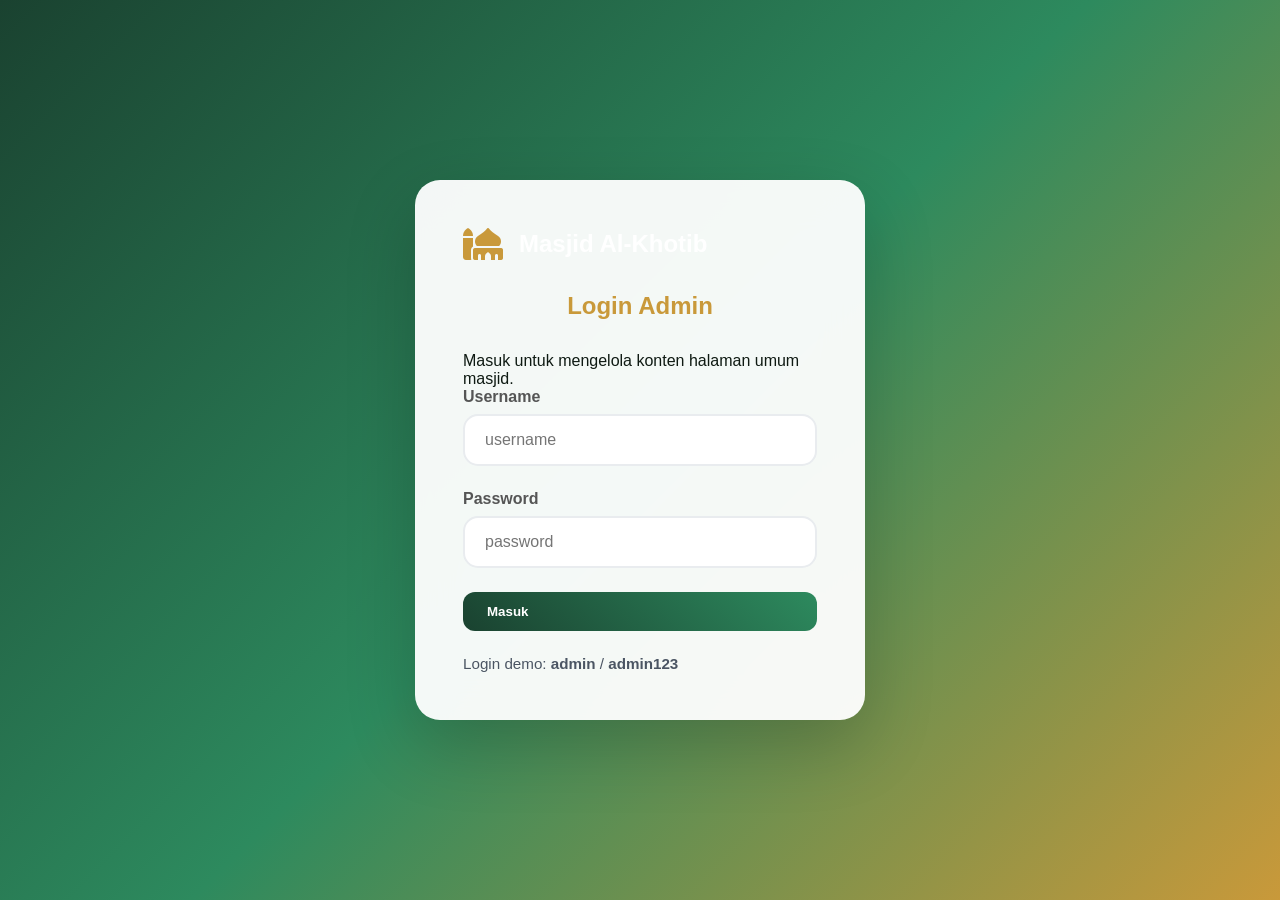
<file: loginadmin.html>
﻿<!DOCTYPE html>
<html lang="id">
<head>
  <meta charset="UTF-8">
  <meta name="viewport" content="width=device-width, initial-scale=1.0">
  <title>Login Admin - Masjid Al-Khotib</title>
  <link rel="stylesheet" href="admin.css">
  <link href="https://cdnjs.cloudflare.com/ajax/libs/font-awesome/6.0.0/css/all.min.css" rel="stylesheet">
</head>
<body>
  <div class="login-container">
    <div class="login-box">
      <div class="logo">
        <i class="fas fa-mosque"></i>
        <span>Masjid Al-Khotib</span>
      </div>
      <div class="login-header">
        <h2>Login Admin</h2>
        <p>Masuk untuk mengelola konten halaman umum masjid.</p>
      </div>
      <form id="loginForm">
        <div class="form-group">
          <label>Username</label>
          <input type="text" id="username" placeholder="username" required>
        </div>
        <div class="form-group">
          <label>Password</label>
          <input type="password" id="password" placeholder="password" required>
        </div>
        <button type="submit" class="btn btn-primary" style="width:100%;">Masuk</button>
      </form>
      <p class="error" id="errorMsg" style="display:none;color:#ef4444;margin-top:1rem;">Username atau password salah.</p>
      <p style="margin-top:1.5rem;color:#4b5563;font-size:.95rem;">Login demo: <strong>admin</strong> / <strong>admin123</strong></p>
    </div>
  </div>
  <script src="admin.js"></script>
</body>
</html>
</file>
<file: admin.css>
/* Reset & Base */
* {
    margin: 0;
    padding: 0;
    box-sizing: border-box;
}

:root {
  --g1: #0a1f14;  --g2: #102b1c;  --g3: #1a4230;
  --g4: #236947;  --g5: #2d8a5e;
  --gd: #1a3a2a;
  --au: #c9993a;  --al: #e4bf6a;  --ah: #f5d990;
  --cr: #f8f2e0;  --wh: #ffffff;
  --t1: #0f1a13;  --t2: #3a4a3e;  --t3: #7a8c80;
  --rs: 0 20px 60px rgba(0,0,0,.18);
  --rm: 0 8px 32px rgba(0,0,0,.12);
  --rx: 18px;
  --font-head: 'Cinzel', serif;
  --font-body: 'Plus Jakarta Sans', sans-serif;
  --font-arabic: 'Noto Naskh Arabic', serif;
  --font-serif: 'Cormorant Garamond', serif;
}

body {
    font-family: var(--font-body);
    background: var(--cr);
    color: var(--t1);
    overflow-x: hidden;
}

/* Login Page */
.login-container {
    min-height: 100vh;
    display: flex;
    align-items: center;
    justify-content: center;
    background: linear-gradient(135deg, var(--g3) 0%, var(--g5) 50%, var(--au) 100%);
    position: relative;
}

.login-bg {
    position: absolute;
    top: 0;
    left: 0;
    right: 0;
    bottom: 0;
    background: url('data:image/svg+xml,<svg xmlns="http://www.w3.org/2000/svg" viewBox="0 0 100 100"><circle cx="20" cy="20" r="2" fill="rgba(255,255,255,0.1)"/><circle cx="80" cy="80" r="1.5" fill="rgba(255,255,255,0.05)"/></svg>');
}

.login-box {
    background: rgba(255, 255, 255, 0.95);
    backdrop-filter: blur(20px);
    border-radius: 25px;
    padding: 3rem;
    width: 100%;
    max-width: 450px;
    box-shadow: 0 25px 70px rgba(0, 0, 0, 0.2);
    position: relative;
    z-index: 2;
}

.logo {
    display: flex;
    align-items: center;
    gap: 1rem;
    margin-bottom: 2rem;
}

.logo i {
    font-size: 2.5rem;
    color: var(--au);
}

.logo span {
    font-size: 1.5rem;
    font-weight: 700;
    color: var(--wh);
}

.login-header h2 {
    color: var(--au);
    margin-bottom: 2rem;
    text-align: center;
}

.form-group {
    margin-bottom: 1.5rem;
}

.form-group label {
    display: flex;
    align-items: center;
    gap: 0.5rem;
    font-weight: 600;
    color: #555;
    margin-bottom: 0.5rem;
}

.form-group input,
.form-group select,
.form-group textarea {
    width: 100%;
    padding: 15px 20px;
    border: 2px solid #e9ecef;
    border-radius: 15px;
    font-size: 1rem;
    transition: all 0.3s ease;
    font-family: inherit;
}

.form-group input:focus,
.form-group select:focus,
.form-group textarea:focus {
    outline: none;
    border-color: var(--au);
    box-shadow: 0 0 0 3px rgba(201, 153, 58, 0.1);
}

/* DASHBOARD STYLES */
.sidebar {
    position: fixed;
    left: 0;
    top: 0;
    width: 280px;
    height: 100vh;
    background: linear-gradient(180deg, var(--g1) 0%, var(--g3) 100%);
    color: white;
    transition: width 0.3s ease;
    z-index: 1000;
    overflow-y: auto;
}

.sidebar.collapsed {
    width: 80px;
}

.sidebar-header {
    padding: 2rem 1.5rem;
    border-bottom: 1px solid rgba(255, 255, 255, 0.1);
}

.logo {
    display: flex;
    align-items: center;
    gap: 1rem;
}

.logo i {
    font-size: 2rem;
}

.logo span {
    font-weight: 600;
}

.sidebar.collapsed .logo span {
    display: none;
}

.sidebar-toggle {
    background: none;
    border: none;
    color: white;
    font-size: 1.2rem;
    cursor: pointer;
    margin-top: 1rem;
    padding: 0.5rem;
    border-radius: 8px;
    transition: background 0.3s;
}

.sidebar-toggle:hover {
    background: rgba(255, 255, 255, 0.1);
}

.sidebar-nav ul {
    list-style: none;
    padding: 1rem 0;
}

.sidebar-nav li {
    margin: 0.2rem 0;
}

.nav-link {
    display: flex;
    align-items: center;
    gap: 1rem;
    padding: 1rem 1.5rem;
    color: rgba(255, 255, 255, 0.8);
    text-decoration: none;
    transition: all 0.3s ease;
    border-left: 3px solid transparent;
}

.nav-link:hover,
.nav-link.active {
    background: rgba(255, 255, 255, 0.1);
    color: white;
    border-left-color: var(--au);
}

.nav-link i {
    font-size: 1.2rem;
    width: 20px;
}

.sidebar.collapsed .nav-link span {
    display: none;
}

.main-content {
    margin-left: 280px;
    min-height: 100vh;
    transition: margin-left 0.3s ease;
}

.sidebar.collapsed~.main-content {
    margin-left: 80px;
}

.header {
    background: white;
    padding: 1.5rem 2rem;
    box-shadow: 0 2px 10px rgba(0, 0, 0, 0.1);
    display: flex;
    justify-content: space-between;
    align-items: center;
}

.header-left h1 {
    color: var(--g1);
    margin-left: 1rem;
}

.header-right .user-info {
    display: flex;
    align-items: center;
    gap: 0.5rem;
    padding: 0.5rem 1rem;
    background: #f8fafc;
    border-radius: 25px;
}

.page {
    display: none;
    padding: 2rem;
}

.page.active {
    display: block;
}

.stats-grid {
    display: grid;
    grid-template-columns: repeat(auto-fit, minmax(280px, 1fr));
    gap: 2rem;
    margin-bottom: 2rem;
}

.stat-card {
    background: white;
    padding: 2rem;
    border-radius: 20px;
    box-shadow: 0 10px 30px rgba(0, 0, 0, 0.1);
    display: flex;
    gap: 1.5rem;
    transition: transform 0.3s ease;
}

.stat-card:hover {
    transform: translateY(-5px);
}

.stat-icon {
    width: 60px;
    height: 60px;
    border-radius: 15px;
    display: flex;
    align-items: center;
    justify-content: center;
    font-size: 1.5rem;
}

.primary .stat-icon {
    background: rgba(201, 153, 58, 0.1);
    color: var(--au);
}

.success .stat-icon {
    background: rgba(45, 138, 94, 0.1);
    color: var(--g5);
}

.warning .stat-icon {
    background: rgba(228, 191, 106, 0.1);
    color: var(--al);
}

.danger .stat-icon {
    background: rgba(239, 68, 68, 0.1);
    color: #ef4444;
}

.stat-number {
    font-size: 2rem;
    font-weight: 700;
    margin-top: 0.5rem;
}

.page-header {
    display: flex;
    justify-content: space-between;
    align-items: center;
    margin-bottom: 2rem;
}

.btn {
    padding: 12px 24px;
    border: none;
    border-radius: 12px;
    font-weight: 600;
    cursor: pointer;
    transition: all 0.3s ease;
    display: inline-flex;
    align-items: center;
    gap: 0.5rem;
    font-family: inherit;
}

.btn-primary {
    background: linear-gradient(45deg, var(--g3), var(--g5));
    color: white;
}

.btn-primary:hover {
    transform: translateY(-2px);
    box-shadow: 0 10px 25px rgba(45, 138, 94, 0.3);
}

.btn-danger {
    background: linear-gradient(45deg, #ef4444, #dc2626);
    color: white;
}

.btn-danger:hover {
    transform: translateY(-2px);
    box-shadow: 0 10px 25px rgba(239, 68, 68, 0.3);
}

.btn-secondary {
    background: #6b7280;
    color: white;
}

.table-container {
    background: white;
    border-radius: 20px;
    overflow: hidden;
    box-shadow: 0 10px 30px rgba(0, 0, 0, 0.1);
}

.data-table {
    width: 100%;
    border-collapse: collapse;
}

.data-table th {
    background: linear-gradient(45deg, var(--g3), var(--g5));
    color: white;
    padding: 1.5rem 1rem;
    text-align: left;
    font-weight: 600;
}

.data-table td {
    padding: 1.5rem 1rem;
    border-bottom: 1px solid #f1f5f9;
}

.data-table tr:hover {
    background: #f8fafc;
}

.status {
    padding: 4px 12px;
    border-radius: 20px;
    font-size: 0.85rem;
    font-weight: 600;
}

.status.success {
    background: rgba(16, 185, 129, 0.1);
    color: #10b981;
}

.status.warning {
    background: rgba(245, 158, 11, 0.1);
    color: #f59e0b;
}

.status.danger {
    background: rgba(239, 68, 68, 0.1);
    color: #ef4444;
}

.btn-icon {
    background: none;
    border: none;
    padding: 0.5rem;
    border-radius: 8px;
    cursor: pointer;
    margin-right: 0.5rem;
    transition: all 0.3s;
    font-size: 1rem;
}

.btn-icon.edit {
    color: var(--au);
}

.btn-icon.edit:hover {
    background: rgba(201, 153, 58, 0.1);
}

.btn-icon.delete {
    color: #ef4444;
}

.btn-icon.delete:hover {
    background: rgba(239, 68, 68, 0.1);
}

.modal {
    display: none;
    position: fixed;
    top: 0;
    left: 0;
    width: 100%;
    height: 100%;
    background: rgba(0, 0, 0, 0.5);
    z-index: 2000;
    align-items: center;
    justify-content: center;
}

.modal.active {
    display: flex;
}

.modal-content {
    background: white;
    padding: 2.5rem;
    border-radius: 25px;
    width: 90%;
    max-width: 500px;
    max-height: 90vh;
    overflow-y: auto;
    box-shadow: 0 25px 70px rgba(0, 0, 0, 0.3);
}

.modal-header {
    display: flex;
    justify-content: space-between;
    align-items: center;
    margin-bottom: 2rem;
}

.close-modal {
    background: none;
    border: none;
    font-size: 2rem;
    cursor: pointer;
    color: #6b7280;
}

.form-actions {
    display: flex;
    gap: 1rem;
    justify-content: flex-end;
    margin-top: 2rem;
}

.charts-grid {
    display: grid;
    grid-template-columns: 1fr 1fr;
    gap: 2rem;
    margin-top: 2rem;
}

.chart-card {
    background: white;
    padding: 2rem;
    border-radius: 20px;
    box-shadow: 0 10px 30px rgba(0, 0, 0, 0.1);
}

.keuangan-stats {
    display: grid;
    grid-template-columns: repeat(auto-fit, minmax(250px, 1fr));
    gap: 2rem;
    margin-bottom: 2rem;
}

.stat-box {
    background: white;
    padding: 2rem;
    border-radius: 20px;
    text-align: center;
    box-shadow: 0 10px 30px rgba(0, 0, 0, 0.1);
}

.notification {
    position: fixed;
    top: 20px;
    right: 20px;
    padding: 1rem 1.5rem;
    border-radius: 12px;
    color: white;
    font-weight: 600;
    z-index: 3000;
    transform: translateX(400px);
    transition: transform 0.3s ease;
}

.notification.show {
    transform: translateX(0);
}

.notification.success {
    background: linear-gradient(45deg, var(--g4), var(--g5));
}

.notification.error {
    background: linear-gradient(45deg, #ef4444, #dc2626);
}

.notification.warning {
    background: linear-gradient(45deg, var(--au), var(--al));
}

@media (max-width: 768px) {
    .sidebar {
        transform: translateX(-100%);
    }

    .sidebar.mobile-open {
        transform: translateX(0);
    }

    .main-content {
        margin-left: 0;
    }

    .stats-grid,
    .charts-grid,
    .keuangan-stats {
        grid-template-columns: 1fr;
    }
}
</file>
